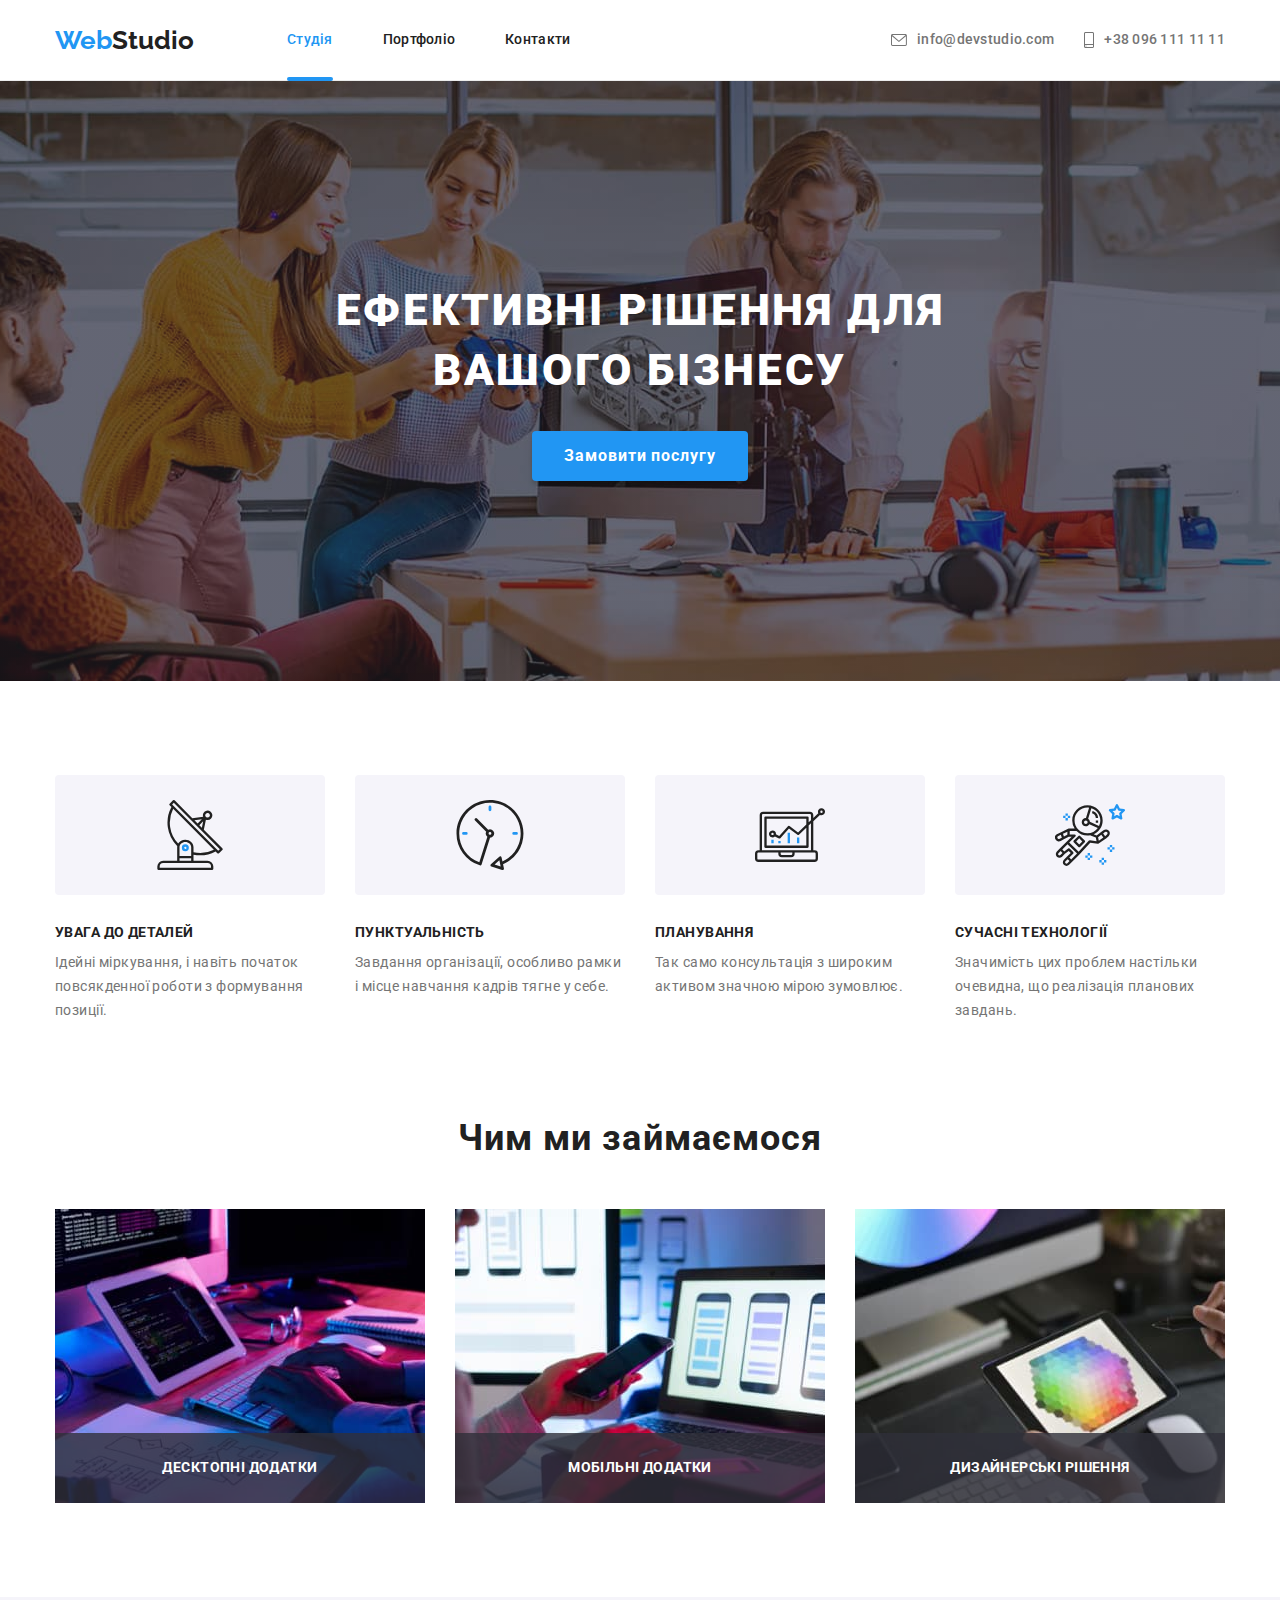
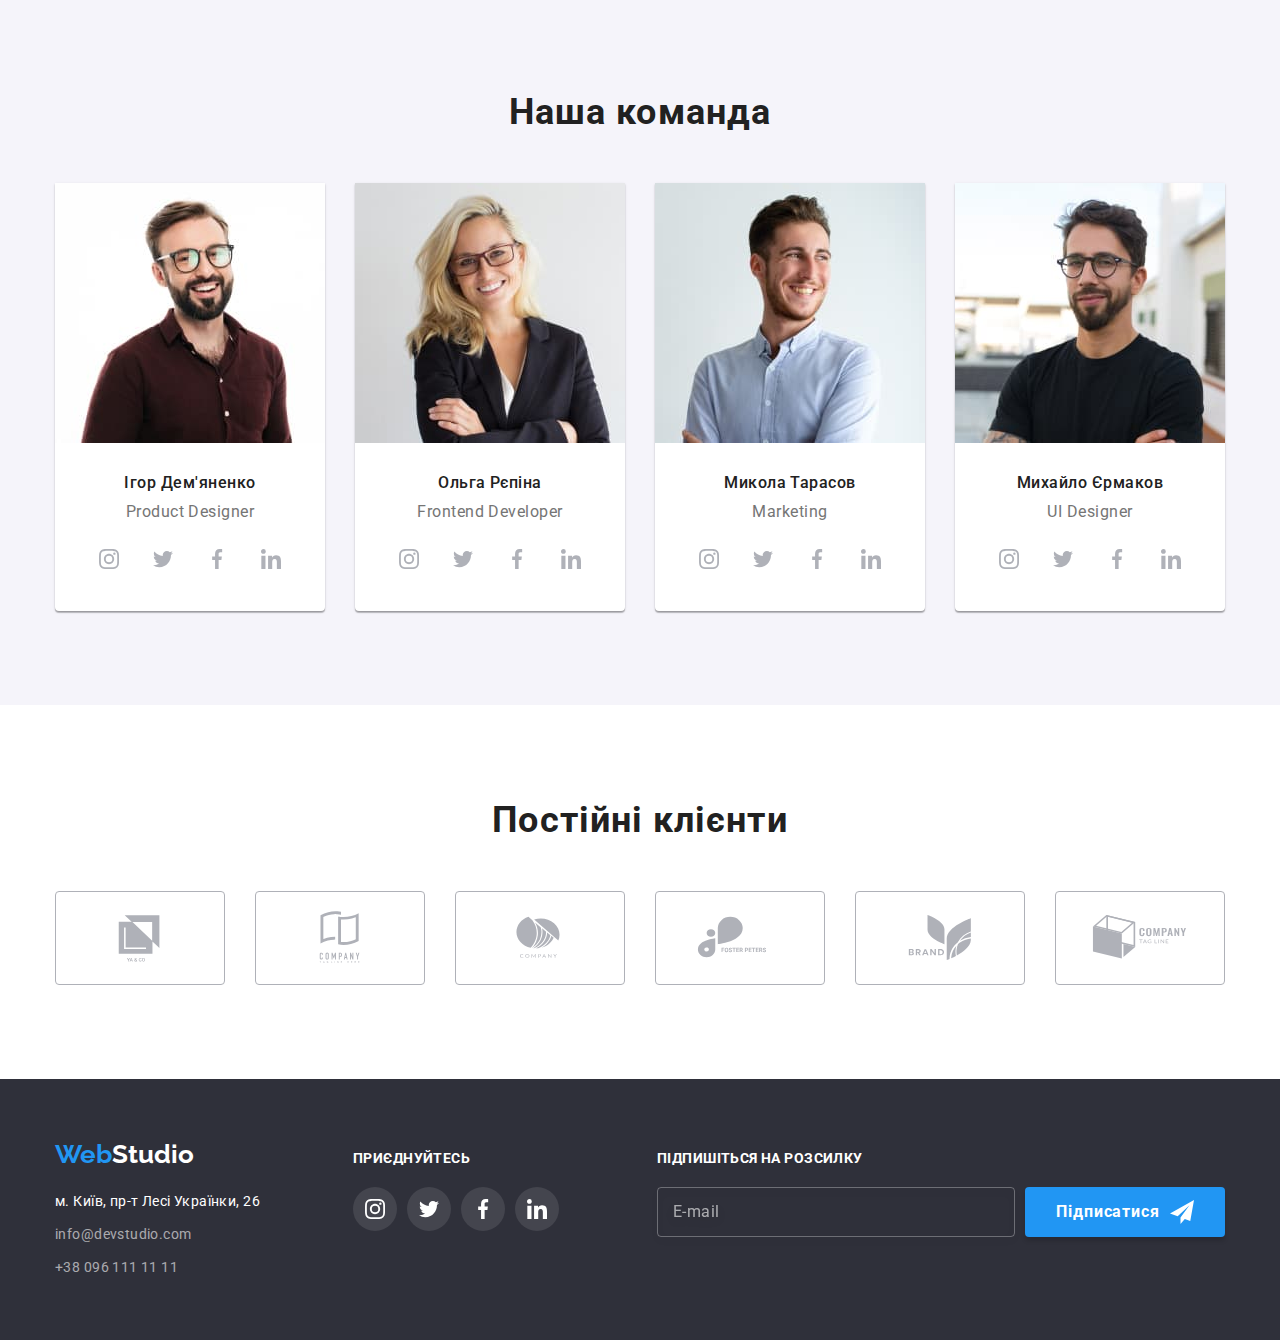
<file: index.html>
<!DOCTYPE html>
<html lang="uk">
<head>
    <meta charset="UTF-8">
    <meta http-equiv="X-UA-Compatible" content="IE=edge">
    <meta name="viewport" content="width=device-width, initial-scale=1.0">
    <title>WebStudio - Головна</title>
    <link rel="apple-touch-icon" sizes="180x180" href="./images/favicon/apple-touch-icon.png">
    <link rel="icon" type="image/png" sizes="32x32" href="./images/favicon/favicon-32x32.png">
    <link rel="icon" type="image/png" sizes="16x16" href="./images/favicon/favicon-16x16.png">
    <link rel="manifest" href="./images/favicon/site.webmanifest">
    <link rel="preconnect" href="https://fonts.googleapis.com">
    <link rel="preconnect" href="https://fonts.gstatic.com" crossorigin>
    <link href="https://fonts.googleapis.com/css2?family=Raleway:wght@700&family=Roboto:wght@400;500;700;900&display=swap"
        rel="stylesheet">
    <link rel="stylesheet" href="./css/studio.min.css">
</head>
<body>
    <header class="header">
        <div class="container header__container">
            <nav class="nav">
                <a class="logo" href="./index.html"><span class="logo__first">Web</span><span class="logo__second">Studio</span></a>
                <ul class="nav__list">
                    <li class="nav__item"> <a class="nav__link nav__link--current" href="./index.html">Студія</a> </li>
                    <li class="nav__item"> <a class="nav__link" href="./portfolio.html">Портфоліо</a> </li>
                    <li class="nav__item"> <a class="nav__link" href="#">Контакти</a> </li>
                </ul>
            </nav>
            <ul class="contacts">
                <li class="contacts__item">
                    <a class="contacts__link" href="mailto:info@devstudio.com">
                        <svg width="16" height="12">
                            <use href="./images/icons.svg#icon-ch-envelope"></use>
                        </svg>
                        info@devstudio.com
                    </a>
                </li>
                <li class="contacts__item">
                    <a class="contacts__link" href="tel:+380961111111">
                        <svg width="10" height="16">
                            <use href="./images/icons.svg#icon-ch-smartphone"></use>
                        </svg>
                        +38 096 111 11 11
                    </a>
                </li>
            </ul>
            <button class="mobile-menu-btn-open btn" data-menu-open>
                <svg width="40" height="40">
                    <use href="./images/icons.svg#icon-menu-open"></use>
                </svg>
            </button>
        </div>
    </header>
    <main>
        <!-- Герой -->
        <section class="hero section">
            <div class="container">
                <h1 class="hero__title">Ефективні рішення для вашого бізнесу</h1>
                <button type="button" class="hero__btn btn" data-modal-open>Замовити послугу</button>
            </div>
        </section>
        <!-- Особливості -->
        <section class="qualities section">
            <div class="container">
                <h2 class="visually-hidden">Наші особливості</h2>
                <ul class="qualities__list">
                    <li class="qualities__item">
                        <div class="qualities__object">
                            <svg width="70" height="70">
                                <use href="./images/icons.svg#icon-ft-antenna"></use>
                            </svg>
                        </div>
                        <h3 class="qualities__title">Увага до деталей</h3>
                        <p class="qualities__txt">Ідейні міркування, і навіть початок повсякденної роботи з формування позиції.</p>
                    </li>
                    <li class="qualities__item">
                        <div class="qualities__object">
                            <svg width="70" height="70">
                                <use href="./images/icons.svg#icon-ft-clock"></use>
                            </svg>
                        </div>
                        <h3 class="qualities__title">Пунктуальність</h3>
                        <p class="qualities__txt">Завдання організації, особливо рамки і місце навчання кадрів тягне у себе.</p>
                    </li>
                    <li class="qualities__item">
                        <div class="qualities__object">
                            <svg width="70" height="70">
                                <use href="./images/icons.svg#icon-ft-diagram"></use>
                            </svg>
                        </div>
                        <h3 class="qualities__title">Планування</h3>
                        <p class="qualities__txt">Так само консультація з широким активом значною мірою зумовлює.</p>
                    </li>
                    <li class="qualities__item">
                        <div class="qualities__object">
                            <svg width="70" height="70">
                                <use href="./images/icons.svg#icon-ft-astronaut"></use>
                            </svg>
                        </div>
                        <h3 class="qualities__title">Сучасні технології</h3>
                        <p class="qualities__txt">Значимість цих проблем настільки очевидна, що реалізація планових завдань.</p>
                    </li>
                </ul>
            </div>
        </section>
        <!-- Чим ми займаємося -->
        <section class="features section">
            <div class="container">
                <h2 class="features__title title">Чим ми займаємося</h2>
                <ul class="features__list">
                    <li class="features__item">
                        <picture>
                            <source srcset="./images/desktop-apps.jpg 1x,
                                            ./images/desktop-apps-2x.jpg 2x">
                            <img class="img" src="./images/desktop-apps.jpg" alt="Десктопні додатки" width="370" height="294">
                        </picture>
                        <div class="feature__overlay">
                            <p class="feature__txt">Десктопні додатки</p>
                        </div>
                    </li>
                    <li class="features__item">
                        <picture>
                            <source srcset="./images/mobile-apps.jpg 1x,
                                            ./images/mobile-apps-2x.jpg 2x">
                            <img class="img" src="./images/mobile-apps.jpg" alt="Мобільні додатки" width="370" height="294">
                        </picture>
                        <div class="feature__overlay">
                            <p class="feature__txt">Мобільні додатки</p>
                        </div>
                    </li>
                    <li class="features__item">
                        <picture>
                            <source srcset="./images/design.jpg 1x,
                                            ./images/design-2x.jpg 2x">
                            <img class="img" src="./images/design.jpg" alt="Дизайнерські рішення" width="370" height="294">
                        </picture>
                        <div class="feature__overlay">
                            <p class="feature__txt">Дизайнерські рішення</p>
                        </div>
                    </li>
                </ul>
            </div>
        </section>
        <!-- Наша команда -->
        <section class="team section">
            <div class="container">
                <h2 class="team__title title">Наша команда</h2>
                <ul class="team__list">
                    <li class="team__item">
                        <picture>
                            <source srcset="./images/team-card-1-480.jpg 1x,
                                            ./images/team-card-1-480-2x.jpg 2x"
                                    media="(max-width: 767px)">
                            <source srcset="./images/team-card-1-768.jpg 1x,
                                            ./images/team-card-1-768-2x.jpg 2x" 
                                    media="(max-width: 1199px)">
                            <source srcset="./images/team-card-1-1200.jpg 1x,
                                            ./images/team-card-1-1200-2x.jpg 2x" 
                                    media="(min-width: 1200px)">
                            <img src="./images/team-card-1-480.jpg" alt="Фото сотрудника 1">
                        </picture>
                        <div class="team__descr">
                            <h3 class="team__member">Ігор Дем'яненко</h3>
                            <p lang="en" class="team__txt">Product Designer</p>
                            <ul class="soc-buttons">
                                <li class="soc-buttons__item">
                                    <a href="#" class="soc-buttons__link" title="Visit him on Instagram" target="_blank" rel="noreferrer noopener">
                                        <svg width="20" height="20" role="img" и aria-label="Instagram">
                                            <use href="./images/icons.svg#icon-sc-instagram"></use>
                                        </svg>
                                    </a>
                                </li>
                                <li class="soc-buttons__item">
                                    <a href="#" class="soc-buttons__link" title="Visit him on Twitter" target="_blank" rel="noreferrer noopener">
                                        <svg width="20" height="20" role="img" и aria-label="Twitter">
                                            <use href="./images/icons.svg#icon-sc-twitter"></use>
                                        </svg>
                                    </a>
                                </li>
                                <li class="soc-buttons__item">
                                    <a href="#" class="soc-buttons__link" title="Visit him on Facebook" target="_blank" rel="noreferrer noopener">
                                        <svg width="20" height="20" role="img" и aria-label="Facebook">
                                            <use href="./images/icons.svg#icon-sc-facebook"></use>
                                        </svg>
                                    </a>
                                </li>
                                <li class="soc-buttons__item">
                                    <a href="#" class="soc-buttons__link" title="Visit him on Linkedin" target="_blank" rel="noreferrer noopener">
                                        <svg width="20" height="20" role="img" и aria-label="Linkedin">
                                            <use href="./images/icons.svg#icon-sc-linkedin"></use>
                                        </svg>
                                    </a>
                                </li>
                            </ul>
                        </div>
                    </li>
                    <li class="team__item">
                        <picture>
                            <source srcset="./images/team-card-2-480.jpg 1x,
                                            ./images/team-card-2-480-2x.jpg 2x" 
                                    media="(max-width: 767px)">
                            <source srcset="./images/team-card-2-768.jpg 1x,
                                            ./images/team-card-2-768-2x.jpg 2x" 
                                    media="(max-width: 1199px)">
                            <source srcset="./images/team-card-2-1200.jpg 1x,
                                            ./images/team-card-2-1200-2x.jpg 2x" 
                                    media="(min-width: 1200px)">
                            <img src="./images/team-card-2-480.jpg" alt="Фото сотрудника 2">
                        </picture>
                        <div class="team__descr">
                            <h3 class="team__member">Ольга Рєпіна</h3>
                            <p lang="en" class="team__txt">Frontend Developer</p>
                            <ul class="soc-buttons">
                                <li class="soc-buttons__item">
                                    <a href="#" class="soc-buttons__link" title="Visit her on Instagram" target="_blank" rel="noreferrer noopener">
                                        <svg width="20" height="20" role="img" и aria-label="Instagram">
                                            <use href="./images/icons.svg#icon-sc-instagram"></use>
                                        </svg>
                                    </a>
                                </li>
                                <li class="soc-buttons__item">
                                    <a href="#" class="soc-buttons__link" title="Visit her on Twitter" target="_blank" rel="noreferrer noopener">
                                        <svg width="20" height="20" role="img" и aria-label="Twitter">
                                            <use href="./images/icons.svg#icon-sc-twitter"></use>
                                        </svg>
                                    </a>
                                </li>
                                <li class="soc-buttons__item">
                                    <a href="#" class="soc-buttons__link" title="Visit her on Facebook" target="_blank" rel="noreferrer noopener">
                                        <svg width="20" height="20" role="img" и aria-label="Facebook">
                                            <use href="./images/icons.svg#icon-sc-facebook"></use>
                                        </svg>
                                    </a>
                                </li>
                                <li class="soc-buttons__item">
                                    <a href="#" class="soc-buttons__link" title="Visit her on Linkedin" target="_blank" rel="noreferrer noopener">
                                        <svg width="20" height="20" role="img" и aria-label="Linkedin">
                                            <use href="./images/icons.svg#icon-sc-linkedin"></use>
                                        </svg>
                                    </a>
                                </li>
                            </ul>
                        </div>
                    </li>
                    <li class="team__item">
                        <picture>
                            <source srcset="./images/team-card-3-480.jpg 1x,
                                            ./images/team-card-3-480-2x.jpg 2x" 
                                    media="(max-width: 767px)">
                            <source srcset="./images/team-card-3-768.jpg 1x,
                                            ./images/team-card-3-768-2x.jpg 2x" 
                                    media="(max-width: 1199px)">
                            <source srcset="./images/team-card-3-1200.jpg 1x,
                                            ./images/team-card-3-1200-2x.jpg 2x" 
                                    media="(min-width: 1200px)">
                            <img src="./images/team-card-3-480.jpg" alt="Фото сотрудника 3">
                        </picture>
                        <div class="team__descr">
                            <h3 class="team__member">Микола Тарасов</h3>
                            <p lang="en" class="team__txt">Marketing</p>
                            <ul class="soc-buttons">
                                <li class="soc-buttons__item">
                                    <a href="#" class="soc-buttons__link" title="Visit him on Instagram" target="_blank" rel="noreferrer noopener">
                                        <svg width="20" height="20" role="img" и aria-label="Instagram">
                                            <use href="./images/icons.svg#icon-sc-instagram"></use>
                                        </svg>
                                    </a>
                                </li>
                                <li class="soc-buttons__item">
                                    <a href="#" class="soc-buttons__link" title="Visit him on Twitter" target="_blank" rel="noreferrer noopener">
                                        <svg width="20" height="20" role="img" и aria-label="Twitter">
                                            <use href="./images/icons.svg#icon-sc-twitter"></use>
                                        </svg>
                                    </a>
                                </li>
                                <li class="soc-buttons__item">
                                    <a href="#" class="soc-buttons__link" title="Visit him on Facebook" target="_blank" rel="noreferrer noopener">
                                        <svg width="20" height="20" role="img" и aria-label="Facebook">
                                            <use href="./images/icons.svg#icon-sc-facebook"></use>
                                        </svg>
                                    </a>
                                </li>
                                <li class="soc-buttons__item">
                                    <a href="#" class="soc-buttons__link" title="Visit him on Linkedin" target="_blank" rel="noreferrer noopener">
                                        <svg width="20" height="20" role="img" и aria-label="Linkedin">
                                            <use href="./images/icons.svg#icon-sc-linkedin"></use>
                                        </svg>
                                    </a>
                                </li>
                            </ul>
                        </div>
                    </li>
                    <li class="team__item">
                        <picture>
                            <source srcset="./images/team-card-4-480.jpg 1x,
                                            ./images/team-card-4-480-2x.jpg 2x" 
                                    media="(max-width: 767px)">
                            <source srcset="./images/team-card-4-768.jpg 1x,
                                            ./images/team-card-4-768-2x.jpg 2x" 
                                    media="(max-width: 1199px)">
                            <source srcset="./images/team-card-4-1200.jpg 1x,
                                            ./images/team-card-4-1200-2x.jpg 2x" 
                                    media="(min-width: 1200px)">
                            <img src="./images/team-card-4-480.jpg" alt="Фото сотрудника 4">
                        </picture>
                        <div class="team__descr">
                            <h3 class="team__member">Михайло Єрмаков</h3>
                            <p lang="en" class="team__txt">UI Designer</p>
                            <ul class="soc-buttons">
                                <li class="soc-buttons__item">
                                    <a href="#" class="soc-buttons__link" title="Visit him on Instagram" target="_blank" rel="noreferrer noopener">
                                        <svg width="20" height="20" role="img" и aria-label="Instagram">
                                            <use href="./images/icons.svg#icon-sc-instagram"></use>
                                        </svg>
                                    </a>
                                </li>
                                <li class="soc-buttons__item">
                                    <a href="#" class="soc-buttons__link" title="Visit him on Twitter" target="_blank" rel="noreferrer noopener">
                                        <svg width="20" height="20" role="img" и aria-label="Twitter">
                                            <use href="./images/icons.svg#icon-sc-twitter"></use>
                                        </svg>
                                    </a>
                                </li>
                                <li class="soc-buttons__item">
                                    <a href="#" class="soc-buttons__link" title="Visit him on Facebook" target="_blank" rel="noreferrer noopener">
                                        <svg width="20" height="20" role="img" и aria-label="Facebook">
                                            <use href="./images/icons.svg#icon-sc-facebook"></use>
                                        </svg>
                                    </a>
                                </li>
                                <li class="soc-buttons__item">
                                    <a href="#" class="soc-buttons__link" title="Visit him on Linkedin" target="_blank" rel="noreferrer noopener">
                                        <svg width="20" height="20" role="img" и aria-label="Linkedin">
                                            <use href="./images/icons.svg#icon-sc-linkedin"></use>
                                        </svg>
                                    </a>
                                </li>
                            </ul>
                        </div>
                    </li>
                </ul>
            </div>
        </section>
        <section class="clients section">
            <div class="container">
                <h2 class="clients__title title">Постійні клієнти</h2>
                <ul class="clients__list">
                    <li class="clients__item">
                        <a href="#" class="clients__link">
                            <svg width="106" height="60" role="img" и aria-label="Client-1">
                                <use href="./images/icons.svg#icon-client-1"></use>
                            </svg>
                        </a>
                    </li>
                    <li class="clients__item">
                        <a href="#" class="clients__link">
                            <svg width="106" height="60" role="img" и aria-label="Client-2">
                                <use href="./images/icons.svg#icon-client-2"></use>
                            </svg>
                        </a>
                    </li>
                    <li class="clients__item">
                        <a href="#" class="clients__link">
                            <svg width="106" height="60" role="img" и aria-label="Client-3">
                                <use href="./images/icons.svg#icon-client-3"></use>
                            </svg>
                        </a>
                    </li>
                    <li class="clients__item">
                        <a href="#" class="clients__link">
                            <svg width="106" height="60" role="img" и aria-label="Client-4">
                                <use href="./images/icons.svg#icon-client-4"></use>
                            </svg>
                        </a>
                    </li>
                    <li class="clients__item">
                        <a href="#" class="clients__link">
                            <svg width="106" height="60" role="img" и aria-label="Client-5">
                                <use href="./images/icons.svg#icon-client-5"></use>
                            </svg>
                        </a>
                    </li>
                    <li class="clients__item">
                        <a href="#" class="clients__link">
                            <svg width="106" height="60" role="img" и aria-label="Client-6">
                                <use href="./images/icons.svg#icon-client-6"></use>
                            </svg>
                        </a>
                    </li>
                </ul>
            </div>
        </section>
    </main>
    <footer class="footer">
        <div class="container footer__container">
            <div class="footer-thumb">
                <div class="address-block">
                    <a class="logo" href="./index.html"><span class="logo__first">Web</span><span
                            class="logo__second logo__second--contrast">Studio</span></a>
                    <address class="address">
                        <ul class="address__list">
                            <li class="address__item">
                                <a class="address__link address__link--main" href="https://goo.gl/maps/wmybogtps6Psy9zp8"
                                    target="_blank" rel="noreferrer noopener nofollower">
                                    м. Київ, пр-т Лесі Українки, 26
                                </a>
                            </li>
                            <li class="address__item">
                                <a class="address__link" href="mailto:info@devstudio.com">
                                    info@devstudio.com
                                </a>
                            </li>
                            <li class="address__item">
                                <a class="address__link" href="tel:+380961111111">
                                    +38 096 111 11 11
                                </a>
                            </li>
                        </ul>
                    </address>
                </div>
                <div class="footer-soc">
                    <p class="footer-soc__title">Приєднуйтесь</p>
                    <ul class="soc-buttons">
                        <li class="soc-buttons__item">
                            <a href="" class="soc-buttons__link footer-soc__link" title="Visit us on Instagram" target="_blank" rel="noreferrer noopener nofollower">
                                <svg width="20" height="20" role="img" и aria-label="Instagram">
                                    <use href="./images/icons.svg#icon-sc-instagram"></use>
                                </svg>
                            </a>
                        </li>
                        <li class="soc-buttons__item">
                            <a href="" class="soc-buttons__link footer-soc__link" title="Visit us on Twitter" target="_blank" rel="noreferrer noopener nofollower">
                                <svg width="20" height="20" role="img" и aria-label="Twitter">
                                    <use href="./images/icons.svg#icon-sc-twitter"></use>
                                </svg>
                            </a>
                        </li>
                        <li class="soc-buttons__item">
                            <a href="" class="soc-buttons__link footer-soc__link" title="Visit us on Facebook" target="_blank" rel="noreferrer noopener nofollower">
                                <svg width="20" height="20" role="img" и aria-label="Facebook">
                                    <use href="./images/icons.svg#icon-sc-facebook"></use>
                                </svg>
                            </a>
                        </li>
                        <li class="soc-buttons__item">
                            <a href="" class="soc-buttons__link footer-soc__link" title="Visit us on Linkedin" target="_blank" rel="noreferrer noopener nofollower">
                                <svg width="20" height="20" role="img" и aria-label="Linkedin">
                                    <use href="./images/icons.svg#icon-sc-linkedin"></use>
                                </svg>
                            </a>
                        </li>
                    </ul>
                </div>
            </div>
            <div class="footer-subscribe">
                <form class="footer-subscribe__form">
                    <p class="footer-subscribe__title">Підпишіться на розсилку</p>
                    <div class="footer-subscribe__thumb">
                        <label class="footer-subscribe__label">
                            <input type="email" name="email" class="footer-subscribe__input" placeholder="E-mail" required>
                        </label>
                        <button type="submit" class="footer-subscribe__btn btn">
                            <span>Підписатися</span>
                            <svg width="24" height="24">
                                <use href="./images/icons.svg#icon-send"></use>
                            </svg>
                        </button>
                    </div>
                </form>
            </div>
        </div>
    </footer>
    <div class="mobile-menu is-close" data-menu>
        <button class="mobile-menu-btn-close btn" data-menu-close>
            <svg width="40" height="40">
                <use href="./images/icons.svg#icon-menu-close"></use>
            </svg>
        </button>
        <nav class="mobile-menu-nav">
            <ul class="mobile-menu-nav__list">
                <li class="mobile-menu-nav__item"> <a class="mobile-menu-nav__link mobile-menu-nav__link--current" href="./index.html">Студія</a> </li>
                <li class="mobile-menu-nav__item"> <a class="mobile-menu-nav__link" href="./portfolio.html">Портфоліо</a> </li>
                <li class="mobile-menu-nav__item"> <a class="mobile-menu-nav__link" href="#">Контакти</a> </li>
            </ul>
        </nav>
        <div class="mobile-menu-footer">
            <div class="mobile-menu-contacts">
                <a class="mobile-menu-contacts__link mobile-menu-contacts__link--tel" href="tel:+380961111111">
                    +38 096 111 11 11
                </a>
                <a class="mobile-menu-contacts__link mobile-menu-contacts__link--mail" href="mailto:info@devstudio.com">
                    info@devstudio.com
                </a>
           </div>
            <ul class="mobile-menu-soc">
                <li class="mobile-menu-soc__item">
                    <a class="mobile-menu-soc__link" href="#" target="_blank" rel="noreferrer noopener nofollower">
                        Instagram
                    </a>
                </li>
                <li class="mobile-menu-soc__item">
                    <a class="mobile-menu-soc__link" href="#" target="_blank" rel="noreferrer noopener nofollower">
                        Twitter
                    </a>
                </li>
                <li class="mobile-menu-soc__item">
                    <a class="mobile-menu-soc__link" href="#" target="_blank" rel="noreferrer noopener nofollower">
                        Facebook
                    </a>
                </li>
                <li class="mobile-menu-soc__item">
                    <a class="mobile-menu-soc__link" href="#" target="_blank" rel="noreferrer noopener nofollower">
                        LinkedIn
                    </a>
                </li>
            </ul>
        </div>
    </div>
    <div class="backdrop is-hidden" data-modal>
        <div class="modal">
            <button class="btn modal__close-btn" data-modal-close>
                <svg width="18" height="18">
                    <use href="./images/icons.svg#icon-close"></use>
                </svg>
            </button>
            <form class="modal__form">
                <p class="modal__title">
                    Залиште свої дані, ми вам передзвонимо
                </p>
                <label class="modal__label">
                    <span class="modal__txt">Ім'я</span>
                    <input type="text" name="client-name" class="modal__input" required>
                    <svg class="modal__icon" width="18" height="18">
                        <use href="./images/icons.svg#icon-name"></use>
                    </svg>
                </label>
                <label class="modal__label">
                    <span class="modal__txt">Телефон</span>
                    <input type="tel" name="phone" class="modal__input" required>
                    <svg class="modal__icon" width="18" height="18">
                        <use href="./images/icons.svg#icon-phone"></use>
                    </svg>
                </label>
                <label class="modal__label">
                    <span class="modal__txt">Пошта</span>
                    <input type="email" name="email" class="modal__input" required>
                    <svg class="modal__icon" width="18" height="18">
                        <use href="./images/icons.svg#icon-email"></use>
                    </svg>
                </label>
                <label class="modal__label">
                    <span class="modal__txt">Коментар</span>
                    <textarea class="modal__input textarea" name="comment" placeholder="Введіть текст"></textarea>
                </label>
                <label class="modal__checkbox-label">
                    <input class="modal__checkbox-input visually-hidden" type="checkbox" name="rules-agree" required>
                    <span class="modal__checkbox-icon"></span>
                    <span class="modal__checkbox-txt">Погоджуюся з розсилкою та приймаю <a href="#">Умови договору</a></span>
                </label>
                <button type="submit" class="modal__btn btn">Відправити</button>
            </form>
        </div>
    </div>
    <script src="./js/modal.js"></script> 
    <script src="./js/menu.js"></script>
</body>
</html>
</file>
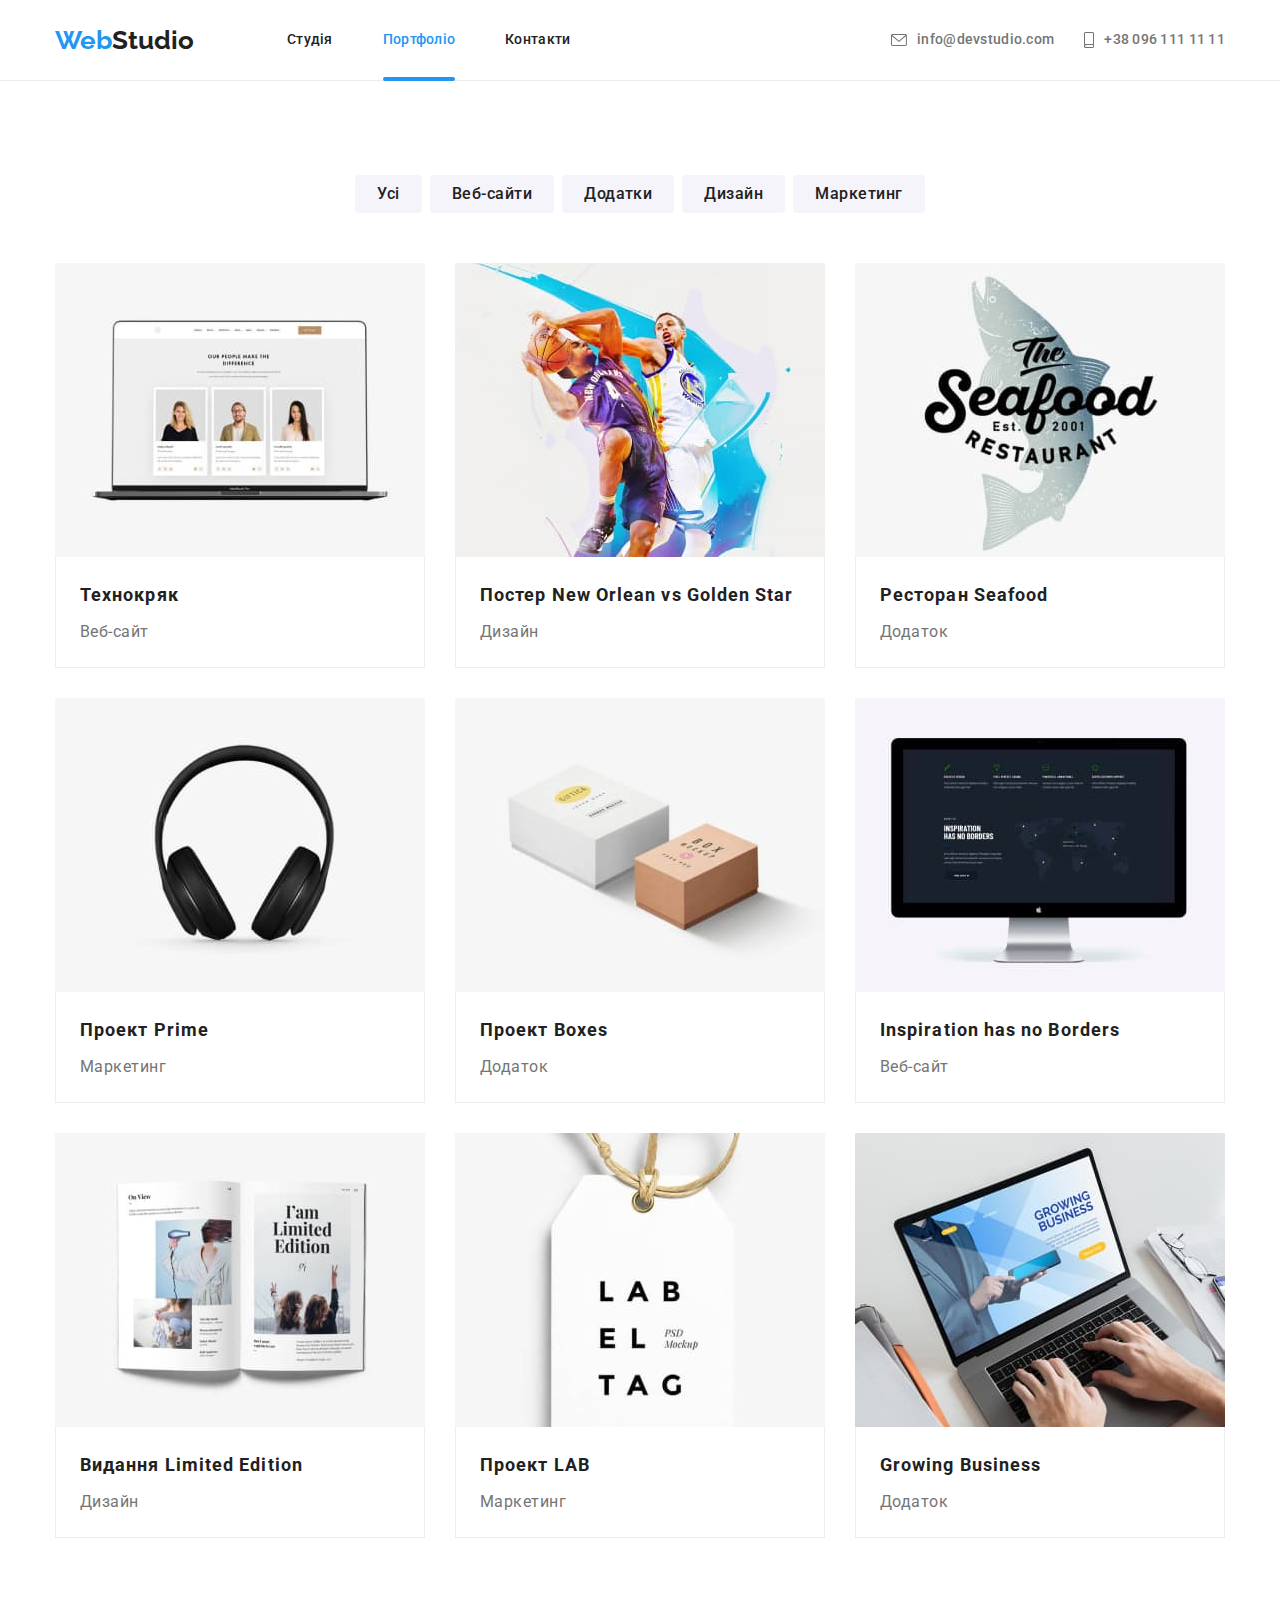
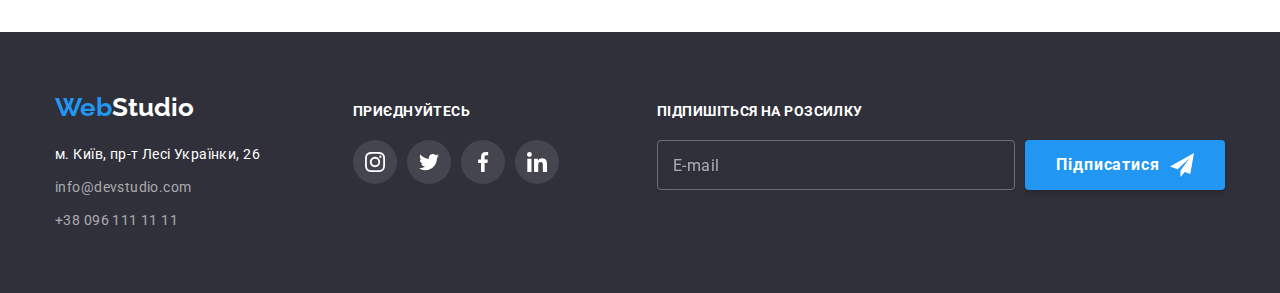
<file: portfolio.html>
<!DOCTYPE html>
<html lang="uk">

<head>
    <meta charset="UTF-8">
    <meta http-equiv="X-UA-Compatible" content="IE=edge">
    <meta name="viewport" content="width=device-width, initial-scale=1.0">
    <title>Портфолио</title>
    <link rel="apple-touch-icon" sizes="180x180" href="./images/favicon/apple-touch-icon.png">
    <link rel="icon" type="image/png" sizes="32x32" href="./images/favicon/favicon-32x32.png">
    <link rel="icon" type="image/png" sizes="16x16" href="./images/favicon/favicon-16x16.png">
    <link rel="manifest" href="./images/favicon/site.webmanifest">
    <link rel="preconnect" href="https://fonts.googleapis.com">
    <link rel="preconnect" href="https://fonts.gstatic.com" crossorigin>
    <link href="https://fonts.googleapis.com/css2?family=Raleway:wght@700&family=Roboto:wght@400;500;700;900&display=swap"
        rel="stylesheet">
    <link rel="stylesheet" href="./css/portfolio.min.css">
</head>

<body>
    <header class="header">
        <div class="container header__container">
            <nav class="nav">
                <a class="logo" href="./index.html"><span class="logo__first">Web</span><span
                        class="logo__second">Studio</span></a>
                <ul class="nav__list">
                    <li class="nav__item"> <a class="nav__link" href="./index.html">Студія</a> </li>
                    <li class="nav__item"> <a class="nav__link nav__link--current" href="./portfolio.html">Портфоліо</a> </li>
                    <li class="nav__item"> <a class="nav__link" href="#">Контакти</a> </li>
                </ul>
            </nav>
            <ul class="contacts">
                <li class="contacts__item">
                    <a class="contacts__link" href="mailto:info@devstudio.com">
                        <svg width="16" height="12">
                            <use href="./images/icons.svg#icon-ch-envelope"></use>
                        </svg>
                        info@devstudio.com
                    </a>
                </li>
                <li class="contacts__item">
                    <a class="contacts__link" href="tel:+380961111111">
                        <svg width="10" height="16">
                            <use href="./images/icons.svg#icon-ch-smartphone"></use>
                        </svg>
                        +38 096 111 11 11
                    </a>
                </li>
            </ul>
            <button class="mobile-menu-btn-open btn" data-menu-open>
                <svg width="40" height="40">
                    <use href="./images/icons.svg#icon-menu-open"></use>
                </svg>
            </button>
        </div>
    </header>
    <main>
        <!-- Портфолио -->
        <section class="section">
            <div class="container">
                <h1 class="visually-hidden">Приклади робот</h1>
                <ul class="filter">
                    <li class="filter__item"><button class="filter__btn btn" type="button">Усі</button></li>
                    <li class="filter__item"><button class="filter__btn btn" type="button">Веб-сайти</button></li>
                    <li class="filter__item"><button class="filter__btn btn" type="button">Додатки</button></li>
                    <li class="filter__item"><button class="filter__btn btn" type="button">Дизайн</button></li>
                    <li class="filter__item"><button class="filter__btn btn" type="button">Маркетинг</button></li>
                </ul>
                <ul class="portfolio">
                    <li class="portfolio__item">
                        <a href="#" class="portfolio__link" target="_blank" rel="noopener noreferrer nofollower">
                            <div class="portfolio__wrapper">
                                <picture>
                                    <source srcset="./images/portfolio-card-1-480.jpg 1x,
                                                    ./images/portfolio-card-1-480-2x.jpg 2x" 
                                            media="(max-width: 767px)">
                                    <source srcset="./images/portfolio-card-1-768.jpg 1x,
                                                    ./images/portfolio-card-1-768-2x.jpg 2x" 
                                            media="(max-width: 1199px)">
                                    <source srcset="./images/portfolio-card-1-1200.jpg 1x,
                                                    ./images/portfolio-card-1-1200-2x.jpg 2x" 
                                            media="(min-width: 1200px)">
                                    <img src="./images/portfolio-card-1-480.jpg" alt="Карточка портфолио 1" class="portfolio__img">
                                </picture>
                                <div class="portfolio__overlay">
                                    <p class="portfolio__descr">Ресурс пропонує комплексні пропозиції з різним рівнем функціоналу та сервісів. Все це дозволить відвідувачу отримати
                                    вичерпні відомості про компанію чи приватну особу.</p>
                                </div>
                            </div>
                            <div class="portfolio__meta">
                                <h2 class="portfolio__title">Технокряк</h2>
                                <p class="portfolio__txt">Веб-сайт</p>
                            </div>
                        </a>
                    </li>
                    <li class="portfolio__item">
                        <a href="#" class="portfolio__link" target="_blank" rel="noopener noreferrer nofollower">
                            <div class="portfolio__wrapper">
                                <picture>
                                    <source srcset="./images/portfolio-card-2-480.jpg 1x,
                                                    ./images/portfolio-card-2-480-2x.jpg 2x"
                                            media="(max-width: 767px)">
                                    <source srcset="./images/portfolio-card-2-768.jpg 1x,
                                                    ./images/portfolio-card-2-768-2x.jpg 2x"
                                            media="(max-width: 1199px)">
                                    <source srcset="./images/portfolio-card-2-1200.jpg 1x,
                                                    ./images/portfolio-card-2-1200-2x.jpg 2x"
                                            media="(min-width: 1200px)">
                                    <img src="./images/portfolio-card-2-480.jpg" alt="Карточка портфолио 2" class="portfolio__img">
                                </picture>
                                <div class="portfolio__overlay">
                                    <p class="portfolio__descr">Lorem ipsum dolor sit amet consectetur, adipisicing elit. Facilis omnis illum eius ipsa voluptatum, architecto sed laborum atque quaerat aliquid asperiores eaque. Incidunt culpa nihil voluptas tempora corrupti perspiciatis deserunt.</p>
                                </div>
                            </div>
                            <div class="portfolio__meta">
                                <h2 class="portfolio__title">Постер New Orlean vs Golden Star</h2>
                                <p class="portfolio__txt">Дизайн</p>
                            </div>
                        </a>
                    </li>
                    <li class="portfolio__item">
                        <a href="#" class="portfolio__link" target="_blank" rel="noopener noreferrer nofollower">
                            <div class="portfolio__wrapper">
                                <picture>
                                    <source srcset="./images/portfolio-card-3-480.jpg 1x,
                                                    ./images/portfolio-card-3-480-2x.jpg 2x"
                                            media="(max-width: 767px)">
                                    <source srcset="./images/portfolio-card-3-768.jpg 1x,
                                                    ./images/portfolio-card-3-768-2x.jpg 2x"
                                            media="(max-width: 1199px)">
                                    <source srcset="./images/portfolio-card-3-1200.jpg 1x,
                                                    ./images/portfolio-card-3-1200-2x.jpg 2x"
                                            media="(min-width: 1200px)">
                                    <img src="./images/portfolio-card-3-480.jpg" alt="Карточка портфолио 3" class="portfolio__img">
                                </picture>
                                <div class="portfolio__overlay">
                                    <p class="portfolio__descr">Lorem ipsum dolor sit amet consectetur, adipisicing elit. Facilis omnis illum eius ipsa voluptatum, architecto sed laborum atque quaerat aliquid asperiores eaque. Incidunt culpa nihil voluptas tempora corrupti perspiciatis deserunt.</p>
                                </div>
                            </div>
                            <div class="portfolio__meta">
                                <h2 class="portfolio__title">Ресторан Seafood</h2>
                                <p class="portfolio__txt">Додаток</p>
                            </div>
                        </a>
                    </li>
                    <li class="portfolio__item">
                        <a href="#" class="portfolio__link" target="_blank" rel="noopener noreferrer nofollower">
                            <div class="portfolio__wrapper">
                                <picture>
                                    <source srcset="./images/portfolio-card-4-480.jpg 1x,
                                                    ./images/portfolio-card-4-480-2x.jpg 2x"
                                            media="(max-width: 767px)">
                                    <source srcset="./images/portfolio-card-4-768.jpg 1x,
                                                    ./images/portfolio-card-4-768-2x.jpg 2x"
                                            media="(max-width: 1199px)">
                                    <source srcset="./images/portfolio-card-4-1200.jpg 1x,
                                                    ./images/portfolio-card-4-1200-2x.jpg 2x"
                                            media="(min-width: 1200px)">
                                    <img src="./images/portfolio-card-4-480.jpg" alt="Карточка портфолио 4" class="portfolio__img">
                                </picture>
                                <div class="portfolio__overlay">
                                    <p class="portfolio__descr">Lorem ipsum dolor sit amet consectetur, adipisicing elit. Facilis omnis illum eius ipsa voluptatum, architecto sed laborum atque quaerat aliquid asperiores eaque. Incidunt culpa nihil voluptas tempora corrupti perspiciatis deserunt.</p>
                                </div>
                            </div>
                            <div class="portfolio__meta">
                                <h2 class="portfolio__title">Проект Prime</h2>
                                <p class="portfolio__txt">Маркетинг</p>
                            </div>
                        </a>
                    </li>
                    <li class="portfolio__item">
                        <a href="#" class="portfolio__link" target="_blank" rel="noopener noreferrer nofollower">
                            <div class="portfolio__wrapper">
                                <picture>
                                    <source srcset="./images/portfolio-card-5-480.jpg 1x,
                                                    ./images/portfolio-card-5-480-2x.jpg 2x"
                                            media="(max-width: 767px)">
                                    <source srcset="./images/portfolio-card-5-768.jpg 1x,
                                                    ./images/portfolio-card-5-768-2x.jpg 2x"
                                            media="(max-width: 1199px)">
                                    <source srcset="./images/portfolio-card-5-1200.jpg 1x,
                                                    ./images/portfolio-card-5-1200-2x.jpg 2x"
                                            media="(min-width: 1200px)">
                                    <img src="./images/portfolio-card-5-480.jpg" alt="Карточка портфолио 5" class="portfolio__img">
                                </picture>
                                <div class="portfolio__overlay">
                                    <p class="portfolio__descr">Lorem ipsum dolor sit amet consectetur, adipisicing elit. Facilis omnis illum eius ipsa voluptatum, architecto sed laborum atque quaerat aliquid asperiores eaque. Incidunt culpa nihil voluptas tempora corrupti perspiciatis deserunt.</p>
                                </div>
                            </div>
                            <div class="portfolio__meta">
                                <h2 class="portfolio__title">Проект Boxes</h2>
                                <p class="portfolio__txt">Додаток</p>
                            </div>
                        </a>
                    </li>
                    <li class="portfolio__item">
                        <a href="#" class="portfolio__link" target="_blank" rel="noopener noreferrer nofollower">
                            <div class="portfolio__wrapper">
                                <picture>
                                    <source srcset="./images/portfolio-card-6-480.jpg 1x,
                                                    ./images/portfolio-card-6-480-2x.jpg 2x"
                                            media="(max-width: 767px)">
                                    <source srcset="./images/portfolio-card-6-768.jpg 1x,
                                                    ./images/portfolio-card-6-768-2x.jpg 2x"
                                            media="(max-width: 1199px)">
                                    <source srcset="./images/portfolio-card-6-1200.jpg 1x,
                                                    ./images/portfolio-card-6-1200-2x.jpg 2x"
                                            media="(min-width: 1200px)">
                                    <img src="./images/portfolio-card-6-480.jpg" alt="Карточка портфолио 6" class="portfolio__img">
                                </picture>
                                <div class="portfolio__overlay">
                                    <p class="portfolio__descr">Lorem ipsum dolor sit amet consectetur, adipisicing elit. Facilis omnis illum eius ipsa voluptatum, architecto sed laborum atque quaerat aliquid asperiores eaque. Incidunt culpa nihil voluptas tempora corrupti perspiciatis deserunt.</p>
                                </div>
                            </div>
                            <div class="portfolio__meta">
                                <h2 class="portfolio__title">Inspiration has no Borders</h2>
                                <p class="portfolio__txt">Веб-сайт</p>
                            </div>
                        </a>
                    </li>
                    <li class="portfolio__item">
                        <a href="#" class="portfolio__link" target="_blank" rel="noopener noreferrer nofollower">
                            <div class="portfolio__wrapper">
                                <picture>
                                    <source srcset="./images/portfolio-card-7-480.jpg 1x,
                                                    ./images/portfolio-card-7-480-2x.jpg 2x"
                                            media="(max-width: 767px)">
                                    <source srcset="./images/portfolio-card-7-768.jpg 1x,
                                                    ./images/portfolio-card-7-768-2x.jpg 2x"
                                            media="(max-width: 1199px)">
                                    <source srcset="./images/portfolio-card-7-1200.jpg 1x,
                                                    ./images/portfolio-card-7-1200-2x.jpg 2x"
                                            media="(min-width: 1200px)">
                                    <img src="./images/portfolio-card-7-480.jpg" alt="Карточка портфолио 7" class="portfolio__img">
                                </picture>
                                <div class="portfolio__overlay">
                                    <p class="portfolio__descr">Lorem ipsum dolor sit amet consectetur, adipisicing elit. Facilis omnis illum eius ipsa voluptatum, architecto sed laborum atque quaerat aliquid asperiores eaque. Incidunt culpa nihil voluptas tempora corrupti perspiciatis deserunt.</p>
                                </div>
                            </div>
                            <div class="portfolio__meta">
                                <h2 class="portfolio__title">Видання Limited Edition</h2>
                                <p class="portfolio__txt">Дизайн</p>
                            </div>
                        </a>
                    </li>
                    <li class="portfolio__item">
                        <a href="#" class="portfolio__link" target="_blank" rel="noopener noreferrer nofollower">
                            <div class="portfolio__wrapper">
                                <picture>
                                    <source srcset="./images/portfolio-card-8-480.jpg 1x,
                                                    ./images/portfolio-card-8-480-2x.jpg 2x"
                                            media="(max-width: 767px)">
                                    <source srcset="./images/portfolio-card-8-768.jpg 1x,
                                                    ./images/portfolio-card-8-768-2x.jpg 2x"
                                            media="(max-width: 1199px)">
                                    <source srcset="./images/portfolio-card-8-1200.jpg 1x,
                                                    ./images/portfolio-card-8-1200-2x.jpg 2x"
                                            media="(min-width: 1200px)">
                                    <img src="./images/portfolio-card-8-480.jpg" alt="Карточка портфолио 8" class="portfolio__img">
                                </picture>
                                <div class="portfolio__overlay">
                                    <p class="portfolio__descr">Lorem ipsum dolor sit amet consectetur, adipisicing elit. Facilis omnis illum eius ipsa voluptatum, architecto sed laborum atque quaerat aliquid asperiores eaque. Incidunt culpa nihil voluptas tempora corrupti perspiciatis deserunt.</p>
                                </div>
                            </div>
                            <div class="portfolio__meta">
                                <h2 class="portfolio__title">Проект LAB</h2>
                                <p class="portfolio__txt">Маркетинг</p>
                            </div>
                        </a>
                    </li>
                    <li class="portfolio__item">
                        <a href="#" class="portfolio__link" target="_blank" rel="noopener noreferrer nofollower">
                            <div class="portfolio__wrapper">
                                <picture>
                                    <source srcset="./images/portfolio-card-9-480.jpg 1x,
                                                    ./images/portfolio-card-9-480-2x.jpg 2x"
                                            media="(max-width: 767px)">
                                    <source srcset="./images/portfolio-card-9-768.jpg 1x,
                                                    ./images/portfolio-card-9-768-2x.jpg 2x"
                                            media="(max-width: 1199px)">
                                    <source srcset="./images/portfolio-card-9-1200.jpg 1x,
                                                    ./images/portfolio-card-9-1200-2x.jpg 2x"
                                            media="(min-width: 1200px)">
                                    <img src="./images/portfolio-card-9-480.jpg" alt="Карточка портфолио 9" class="portfolio__img">
                                </picture>
                                <div class="portfolio__overlay">
                                    <p class="portfolio__descr">Lorem ipsum dolor sit amet consectetur, adipisicing elit. Facilis omnis illum eius ipsa voluptatum, architecto sed laborum atque quaerat aliquid asperiores eaque. Incidunt culpa nihil voluptas tempora corrupti perspiciatis deserunt.</p>
                                </div>
                            </div>
                            <div class="portfolio__meta">
                                <h2 class="portfolio__title">Growing Business</h2>
                                <p class="portfolio__txt">Додаток</p>
                            </div>
                        </a>
                    </li>
                </ul>
            </div>
        </section>
    </main>
    <footer class="footer">
        <div class="container footer__container">
            <div class="footer-thumb">
                <div class="address-block">
                    <a class="logo" href="./index.html"><span class="logo__first">Web</span><span
                            class="logo__second logo__second--contrast">Studio</span></a>
                    <address class="address">
                        <ul class="address__list">
                            <li class="address__item">
                                <a class="address__link address__link--main" href="https://goo.gl/maps/wmybogtps6Psy9zp8"
                                    target="_blank" rel="noreferrer noopener nofollower">
                                    м. Київ, пр-т Лесі Українки, 26
                                </a>
                            </li>
                            <li class="address__item">
                                <a class="address__link" href="mailto:info@devstudio.com">
                                    info@devstudio.com
                                </a>
                            </li>
                            <li class="address__item">
                                <a class="address__link" href="tel:+380961111111">
                                    +38 096 111 11 11
                                </a>
                            </li>
                        </ul>
                    </address>
                </div>
                <div class="footer-soc">
                    <p class="footer-soc__title">Приєднуйтесь</p>
                    <ul class="soc-buttons">
                        <li class="soc-buttons__item">
                            <a href="#" class="soc-buttons__link footer-soc__link" title="Visit us on Instagram"
                                target="_blank" rel="noreferrer noopener nofollower">
                                <svg width="20" height="20" role="img" и aria-label="Instagram">
                                    <use href="./images/icons.svg#icon-sc-instagram"></use>
                                </svg>
                            </a>
                        </li>
                        <li class="soc-buttons__item">
                            <a href="#" class="soc-buttons__link footer-soc__link" title="Visit us on Twitter"
                                target="_blank" rel="noreferrer noopener nofollower">
                                <svg width="20" height="20" role="img" и aria-label="Twitter">
                                    <use href="./images/icons.svg#icon-sc-twitter"></use>
                                </svg>
                            </a>
                        </li>
                        <li class="soc-buttons__item">
                            <a href="#" class="soc-buttons__link footer-soc__link" title="Visit us on Facebook"
                                target="_blank" rel="noreferrer noopener nofollower">
                                <svg width="20" height="20" role="img" и aria-label="Facebook">
                                    <use href="./images/icons.svg#icon-sc-facebook"></use>
                                </svg>
                            </a>
                        </li>
                        <li class="soc-buttons__item">
                            <a href="#" class="soc-buttons__link footer-soc__link" title="Visit us on Linkedin"
                                target="_blank" rel="noreferrer noopener nofollower">
                                <svg width="20" height="20" role="img" и aria-label="Linkedin">
                                    <use href="./images/icons.svg#icon-sc-linkedin"></use>
                                </svg>
                            </a>
                        </li>
                    </ul>
                </div>
            </div>
            <div class="footer-subscribe">
                <form class="footer-subscribe__form">
                    <p class="footer-subscribe__title">Підпишіться на розсилку</p>
                    <div class="footer-subscribe__thumb">
                        <label class="footer-subscribe__label">
                            <input type="email" name="email" class="footer-subscribe__input" placeholder="E-mail" required>
                        </label>
                        <button type="submit" class="footer-subscribe__btn btn">
                            <span>Підписатися</span>
                            <svg width="24" height="24">
                                <use href="./images/icons.svg#icon-send"></use>
                            </svg>
                        </button>
                    </div>
                </form>
            </div>
        </div>
    </footer>
    <div class="mobile-menu is-close" data-menu>
        <button class="mobile-menu-btn-close btn" data-menu-close>
            <svg width="40" height="40">
                <use href="./images/icons.svg#icon-menu-close"></use>
            </svg>
        </button>
        <nav class="mobile-menu-nav">
            <ul class="mobile-menu-nav__list">
                <li class="mobile-menu-nav__item"> <a class="mobile-menu-nav__link"
                        href="./index.html">Студія</a> </li>
                <li class="mobile-menu-nav__item"> <a class="mobile-menu-nav__link mobile-menu-nav__link--current" href="./portfolio.html">Портфоліо</a>
                </li>
                <li class="mobile-menu-nav__item"> <a class="mobile-menu-nav__link" href="#">Контакти</a> </li>
            </ul>
        </nav>
        <div class="mobile-menu-footer">
            <div class="mobile-menu-contacts">
                <a class="mobile-menu-contacts__link mobile-menu-contacts__link--tel" href="tel:+380961111111">
                    +38 096 111 11 11
                </a>
                <a class="mobile-menu-contacts__link mobile-menu-contacts__link--mail" href="mailto:info@devstudio.com">
                    info@devstudio.com
                </a>
            </div>
            <ul class="mobile-menu-soc">
                <li class="mobile-menu-soc__item">
                    <a class="mobile-menu-soc__link" href="#" target="_blank" rel="noreferrer noopener nofollower">
                        Instagram
                    </a>
                </li>
                <li class="mobile-menu-soc__item">
                    <a class="mobile-menu-soc__link" href="#" target="_blank" rel="noreferrer noopener nofollower">
                        Twitter
                    </a>
                </li>
                <li class="mobile-menu-soc__item">
                    <a class="mobile-menu-soc__link" href="#" target="_blank" rel="noreferrer noopener nofollower">
                        Facebook
                    </a>
                </li>
                <li class="mobile-menu-soc__item">
                    <a class="mobile-menu-soc__link" href="#" target="_blank" rel="noreferrer noopener nofollower">
                        LinkedIn
                    </a>
                </li>
            </ul>
        </div>
    </div>
    <script src="./js/menu.js"></script>
</body>

</html>
</file>
<file: css/studio.min.css>
:root{--font-color-main: #212121;--font-color-secondary: #757575;--font-color-accent: #2196F3;--font-color-contrast: #FFFFFF;--font-color-address-main: #FFFFFF;--font-color-address-contact: rgba(255, 255, 255, 0.6);--background-color-main: #FFFFFF;--background-color-secondary: #F5F4FA;--background-color-footer: #2F303A;--background-color-accent: #2196F3;--item-color-main: #AFB1B8;--item-color-accent: #2196F3;--item-color-contrast: #FFFFFF;--item-bgcolor-soc: rgba(255, 255, 255, 0.1);--item-bgcolor-focus: #188CE8}*,::before,::after{-webkit-box-sizing:border-box;box-sizing:border-box}html{-moz-tab-size:4;-o-tab-size:4;tab-size:4}html{line-height:1.15;-webkit-text-size-adjust:100%}hr{height:0;color:inherit}abbr[title]{-webkit-text-decoration:underline dotted;text-decoration:underline dotted}b,strong{font-weight:bolder}code,kbd,samp,pre{font-family:ui-monospace,SFMono-Regular,Consolas,"Liberation Mono",Menlo,monospace;font-size:1em}small{font-size:80%}sub,sup{font-size:75%;line-height:0;position:relative;vertical-align:baseline}sub{bottom:-0.25em}sup{top:-0.5em}table{text-indent:0;border-color:inherit}button,input,optgroup,select,textarea{font-family:inherit;font-size:100%;line-height:1.15;margin:0}button,select{text-transform:none}button,[type=button],[type=reset],[type=submit]{-webkit-appearance:button}::-moz-focus-inner{border-style:none;padding:0}:-moz-focusring{outline:1px dotted ButtonText}:-moz-ui-invalid{box-shadow:none}legend{padding:0}progress{vertical-align:baseline}::-webkit-inner-spin-button,::-webkit-outer-spin-button{height:auto}[type=search]{-webkit-appearance:textfield;outline-offset:-2px}::-webkit-search-decoration{-webkit-appearance:none}::-webkit-file-upload-button{-webkit-appearance:button;font:inherit}summary{display:list-item}p,h1,h2,h3,h4,h5,h6{margin:0}ul{list-style:none;margin:0;padding:0}a{text-decoration:none}address{font-style:normal}img{display:block;max-width:100%;height:auto}body{color:var(--font-color-main);font-family:"Roboto",sans-serif;margin:0}@media screen and (min-width: 480px){body{margin:0 auto}}.section{padding-top:60px;padding-bottom:60px}@media screen and (min-width: 1200px){.section{padding-top:94px;padding-bottom:94px}}.container{width:100%;padding-left:15px;padding-right:15px}@media screen and (min-width: 480px){.container{width:480px;margin-left:auto;margin-right:auto}}@media screen and (min-width: 768px){.container{width:768px}}@media screen and (min-width: 1200px){.container{width:1200px}}.visually-hidden{position:absolute;white-space:nowrap;width:1px;height:1px;overflow:hidden;border:0;padding:0;clip:rect(0 0 0 0);-webkit-clip-path:inset(50%);clip-path:inset(50%);margin:-1px}.logo{font-family:"Raleway",sans-serif;font-weight:700;font-size:24px;line-height:1.17;letter-spacing:.03}.logo__first{color:var(--font-color-accent)}.logo__second{color:var(--font-color-main)}.logo__second--contrast{color:var(--font-color-contrast)}@media screen and (min-width: 1200px){.logo{font-size:26px;line-height:1.19}}.soc-buttons{display:-webkit-box;display:-ms-flexbox;display:flex;-webkit-box-pack:center;-ms-flex-pack:center;justify-content:center;-webkit-box-align:center;-ms-flex-align:center;align-items:center;-webkit-column-gap:10px;-moz-column-gap:10px;column-gap:10px}.soc-buttons__item{width:44px;height:44px}.soc-buttons__link{background-color:var(--background-color-main);fill:var(--item-color-main);width:100%;height:100%;border-radius:50%;display:-webkit-box;display:-ms-flexbox;display:flex;-webkit-box-pack:center;-ms-flex-pack:center;justify-content:center;-webkit-box-align:center;-ms-flex-align:center;align-items:center;-webkit-transition-property:background-color, fill;transition-property:background-color, fill;-webkit-transition-duration:250ms;transition-duration:250ms;-webkit-transition-timing-function:cubic-bezier(0.4, 0, 0.2, 1);transition-timing-function:cubic-bezier(0.4, 0, 0.2, 1)}.soc-buttons__link:hover,.soc-buttons__link:focus{background-color:var(--item-color-accent);fill:var(--item-color-contrast)}.title{text-align:center;font-weight:700;font-size:28px;line-height:1.17;letter-spacing:.03em}@media screen and (min-width: 1200px){.title{font-size:36px}}.btn{border-radius:4px;border:none;padding:0;cursor:pointer}.is-close{visibility:hidden;opacity:0;pointer-events:none}.mobile-menu{position:fixed;top:0;width:100%;height:100%;background:var(--background-color-main);padding:48px 40px;display:-webkit-box;display:-ms-flexbox;display:flex;-webkit-box-orient:vertical;-webkit-box-direction:normal;-ms-flex-direction:column;flex-direction:column;-webkit-box-pack:justify;-ms-flex-pack:justify;justify-content:space-between}@media screen and (min-width: 768px){.mobile-menu{display:none}}.mobile-menu-btn-close{position:absolute;display:-webkit-box;display:-ms-flexbox;display:flex;-webkit-box-pack:center;-ms-flex-pack:center;justify-content:center;-webkit-box-align:center;-ms-flex-align:center;align-items:center;top:10px;right:15px;color:var(--font-color-main);background-color:var(--background-color-main);-webkit-transition-property:color;transition-property:color;-webkit-transition-duration:250ms;transition-duration:250ms;-webkit-transition-timing-function:cubic-bezier(0.4, 0, 0.2, 1);transition-timing-function:cubic-bezier(0.4, 0, 0.2, 1)}.mobile-menu-btn-close:hover,.mobile-menu-btn-close:focus{color:var(--item-color-accent)}.mobile-menu-btn-close svg{fill:currentColor}.mobile-menu-nav__list{display:-webkit-box;display:-ms-flexbox;display:flex;-webkit-box-orient:vertical;-webkit-box-direction:normal;-ms-flex-direction:column;flex-direction:column;gap:32px}.mobile-menu-nav__link{color:var(--font-color-main);font-weight:500;font-size:40px;line-height:1.18;letter-spacing:.02em;-webkit-transition-property:color;transition-property:color;-webkit-transition-duration:250ms;transition-duration:250ms;-webkit-transition-timing-function:cubic-bezier(0.4, 0, 0.2, 1);transition-timing-function:cubic-bezier(0.4, 0, 0.2, 1)}.mobile-menu-nav__link:hover,.mobile-menu-nav__link:focus{color:var(--item-color-accent)}.mobile-menu-nav__link--current{color:var(--item-color-accent)}.mobile-menu-footer{display:-webkit-box;display:-ms-flexbox;display:flex;-webkit-box-orient:vertical;-webkit-box-direction:normal;-ms-flex-direction:column;flex-direction:column;gap:64px}.mobile-menu-contacts{display:-webkit-box;display:-ms-flexbox;display:flex;-webkit-box-orient:vertical;-webkit-box-direction:normal;-ms-flex-direction:column;flex-direction:column;gap:32px}.mobile-menu-contacts__link{font-weight:500;font-size:24px;line-height:1.17;letter-spacing:.02em}.mobile-menu-contacts__link--tel{color:var(--font-color-accent)}@media screen and (min-width: 480px){.mobile-menu-contacts__link--tel{font-weight:500;font-size:34px;line-height:1.18;letter-spacing:.02em}}.mobile-menu-contacts__link--mail{color:var(--font-color-secondary)}.mobile-menu-soc{display:-webkit-box;display:-ms-flexbox;display:flex;-webkit-box-align:center;-ms-flex-align:center;align-items:center;gap:20px}.mobile-menu-soc__item{position:relative}.mobile-menu-soc__item:not(:last-child)::after{content:"";display:block;position:absolute;top:0;right:-10px;width:1px;height:22px;background-color:rgba(33,33,33,.2)}.mobile-menu-soc__link{font-weight:500;font-size:12px;line-height:1.22;letter-spacing:.02em;color:var(--item-color-accent)}@media screen and (min-width: 480px){.mobile-menu-soc__link{font-weight:500;font-size:18px;line-height:1.22;letter-spacing:.02em}}.header{border-bottom:1px solid #ececec}@media screen and (max-width: 767px){.header{padding-top:10px;padding-bottom:10px}}.header__container{display:-webkit-box;display:-ms-flexbox;display:flex;-webkit-box-align:center;-ms-flex-align:center;align-items:center;-webkit-box-pack:justify;-ms-flex-pack:justify;justify-content:space-between;position:relative}.mobile-menu-btn-open{display:none}@media screen and (max-width: 767px){.mobile-menu-btn-open{display:-webkit-box;display:-ms-flexbox;display:flex;-webkit-box-pack:center;-ms-flex-pack:center;justify-content:center;-webkit-box-align:center;-ms-flex-align:center;align-items:center;background-color:var(--background-color-main)}}.nav{display:-webkit-box;display:-ms-flexbox;display:flex;-webkit-box-align:center;-ms-flex-align:center;align-items:center}.nav__list{display:-webkit-box;display:-ms-flexbox;display:flex;-webkit-box-align:center;-ms-flex-align:center;align-items:center;-webkit-column-gap:50px;-moz-column-gap:50px;column-gap:50px}@media screen and (min-width: 768px){.nav__list{margin-left:88px}}@media screen and (min-width: 1200px){.nav__list{margin-left:93px}}@media screen and (max-width: 767px){.nav__list{display:none}}.nav__link{color:var(--font-color-main);font-weight:500;font-size:14px;line-height:1.14;letter-spacing:.02em;display:inline-block;padding-top:32px;padding-bottom:32px;-webkit-transition-property:color;transition-property:color;-webkit-transition-duration:250ms;transition-duration:250ms;-webkit-transition-timing-function:cubic-bezier(0.4, 0, 0.2, 1);transition-timing-function:cubic-bezier(0.4, 0, 0.2, 1)}.nav__link:hover,.nav__link:focus,.nav__link:active{color:var(--font-color-accent)}.nav__link--current{color:var(--font-color-accent);position:relative}.nav__link--current::after{content:"";display:block;position:absolute;bottom:-1px;width:100%;height:4px;border-radius:2px;background-color:var(--font-color-accent)}.contacts{display:-webkit-box;display:-ms-flexbox;display:flex}@media screen and (max-width: 1199px){.contacts{-webkit-box-orient:vertical;-webkit-box-direction:normal;-ms-flex-direction:column;flex-direction:column;gap:10px}}@media screen and (min-width: 1200px){.contacts{-webkit-column-gap:30px;-moz-column-gap:30px;column-gap:30px}}@media screen and (max-width: 767px){.contacts{display:none}}.contacts__link{color:var(--font-color-secondary);font-weight:500;font-size:14px;line-height:1.14;letter-spacing:.02em;display:-webkit-box;display:-ms-flexbox;display:flex;-webkit-box-align:center;-ms-flex-align:center;align-items:center;-webkit-column-gap:8px;-moz-column-gap:8px;column-gap:8px;fill:currentColor;-webkit-transition-property:color;transition-property:color;-webkit-transition-duration:250ms;transition-duration:250ms;-webkit-transition-timing-function:cubic-bezier(0.4, 0, 0.2, 1);transition-timing-function:cubic-bezier(0.4, 0, 0.2, 1)}@media screen and (min-width: 1200px){.contacts__link{-webkit-column-gap:10px;-moz-column-gap:10px;column-gap:10px;padding-top:32px;padding-bottom:32px}}.contacts__link:hover,.contacts__link:focus{color:var(--font-color-accent)}.hero{text-align:center;padding-top:118px;padding-bottom:118px;background-color:#c4c4c4;background-image:-webkit-gradient(linear, left top, left bottom, from(rgba(47, 48, 58, 0.4)), to(rgba(47, 48, 58, 0.4))),url(../images/hero-480.jpg);background-image:linear-gradient(rgba(47, 48, 58, 0.4), rgba(47, 48, 58, 0.4)),url(../images/hero-480.jpg);background-repeat:no-repeat;background-position:center;background-size:cover}@media(min-device-pixel-ratio: 2),(-webkit-min-device-pixel-ratio: 2),(min-resolution: 192dpi),(min-resolution: 2dppx){.hero{background-image:-webkit-gradient(linear, left top, left bottom, from(rgba(47, 48, 58, 0.4)), to(rgba(47, 48, 58, 0.4))),url(../images/hero-480-2x.jpg);background-image:linear-gradient(rgba(47, 48, 58, 0.4), rgba(47, 48, 58, 0.4)),url(../images/hero-480-2x.jpg)}}@media screen and (min-width: 480px){.hero{background-image:-webkit-gradient(linear, left top, left bottom, from(rgba(47, 48, 58, 0.4)), to(rgba(47, 48, 58, 0.4))),url(../images/hero-768.jpg);background-image:linear-gradient(rgba(47, 48, 58, 0.4), rgba(47, 48, 58, 0.4)),url(../images/hero-768.jpg)}}@media screen and (min-width: 480px)and (min-device-pixel-ratio: 2),screen and (min-width: 480px)and (-webkit-min-device-pixel-ratio: 2),screen and (min-width: 480px)and (min-resolution: 192dpi),screen and (min-width: 480px)and (min-resolution: 2dppx){.hero{background-image:-webkit-gradient(linear, left top, left bottom, from(rgba(47, 48, 58, 0.4)), to(rgba(47, 48, 58, 0.4))),url(../images/hero-768-2x.jpg);background-image:linear-gradient(rgba(47, 48, 58, 0.4), rgba(47, 48, 58, 0.4)),url(../images/hero-768-2x.jpg)}}@media screen and (min-width: 768px){.hero{background-image:-webkit-gradient(linear, left top, left bottom, from(rgba(47, 48, 58, 0.4)), to(rgba(47, 48, 58, 0.4))),url(../images/hero-1200.jpg);background-image:linear-gradient(rgba(47, 48, 58, 0.4), rgba(47, 48, 58, 0.4)),url(../images/hero-1200.jpg)}}@media screen and (min-width: 768px)and (min-device-pixel-ratio: 2),screen and (min-width: 768px)and (-webkit-min-device-pixel-ratio: 2),screen and (min-width: 768px)and (min-resolution: 192dpi),screen and (min-width: 768px)and (min-resolution: 2dppx){.hero{background-image:-webkit-gradient(linear, left top, left bottom, from(rgba(47, 48, 58, 0.4)), to(rgba(47, 48, 58, 0.4))),url(../images/hero-1200-2x.jpg);background-image:linear-gradient(rgba(47, 48, 58, 0.4), rgba(47, 48, 58, 0.4)),url(../images/hero-1200-2x.jpg)}}@media screen and (min-width: 1200px){.hero{padding-top:200px;padding-bottom:200px;max-width:1600px;margin:0 auto}}.hero__title{color:var(--font-color-contrast);font-weight:900;font-size:26px;line-height:1.62;letter-spacing:.06em;text-transform:uppercase;margin-top:0px;margin-bottom:30px;margin-left:auto;margin-right:auto;max-width:360px}@media screen and (min-width: 1200px){.hero__title{font-weight:900;font-size:44px;line-height:1.36;letter-spacing:.06em;max-width:696px}}.hero__btn{background-color:var(--background-color-accent);color:var(--font-color-contrast);font-weight:700;font-size:16px;line-height:1.88;letter-spacing:.06em;padding:10px 32px;-webkit-box-shadow:0px 4px 4px rgba(0,0,0,.15);box-shadow:0px 4px 4px rgba(0,0,0,.15);-webkit-transition-property:background-color;transition-property:background-color;-webkit-transition-duration:250ms;transition-duration:250ms;-webkit-transition-timing-function:cubic-bezier(0.4, 0, 0.2, 1);transition-timing-function:cubic-bezier(0.4, 0, 0.2, 1)}.hero__btn:hover,.hero__btn:focus{background-color:var(--item-bgcolor-focus)}.qualities__list{display:-webkit-box;display:-ms-flexbox;display:flex;-webkit-box-pack:center;-ms-flex-pack:center;justify-content:center;gap:30px}@media screen and (max-width: 767px){.qualities__list{-webkit-box-orient:vertical;-webkit-box-direction:normal;-ms-flex-direction:column;flex-direction:column}}@media screen and (max-width: 1199px){.qualities__list{-ms-flex-wrap:wrap;flex-wrap:wrap}}.qualities__item{width:100%}@media screen and (min-width: 768px){.qualities__item{width:calc((100% - 30px)/2)}}@media screen and (min-width: 1200px){.qualities__item{width:calc((100% - 90px)/4)}}.qualities__object{background-color:var(--background-color-secondary);display:-webkit-box;display:-ms-flexbox;display:flex;-webkit-box-pack:center;-ms-flex-pack:center;justify-content:center;-webkit-box-align:center;-ms-flex-align:center;align-items:center;border-radius:4px;padding-top:25px;padding-bottom:25px}.qualities__title{font-weight:700;font-size:14px;line-height:1.14;letter-spacing:.03em;text-transform:uppercase;margin-top:30px;margin-bottom:10px}@media screen and (max-width: 767px){.qualities__title{text-align:center}}.qualities__txt{color:var(--font-color-secondary);font-weight:400;font-size:14px;line-height:1.71;letter-spacing:.03em;margin-bottom:0px}.features{padding-top:0px}@media screen and (max-width: 1199px){.features{display:none}}.features__title{margin-bottom:50px}.features__list{display:-webkit-box;display:-ms-flexbox;display:flex;-webkit-box-pack:center;-ms-flex-pack:center;justify-content:center;-webkit-box-align:center;-ms-flex-align:center;align-items:center;-webkit-column-gap:30px;-moz-column-gap:30px;column-gap:30px}.features__item{position:relative}.feature__overlay{position:absolute;bottom:0;display:-webkit-box;display:-ms-flexbox;display:flex;-webkit-box-pack:center;-ms-flex-pack:center;justify-content:center;-webkit-box-align:center;-ms-flex-align:center;align-items:center;width:100%;height:70px;background:rgba(47,48,58,.8)}.feature__txt{color:var(--font-color-contrast);font-weight:700;font-size:14px;line-height:1.14;letter-spacing:.03em;text-transform:uppercase}.team{background-color:var(--background-color-secondary)}.team__title{margin-bottom:50px}.team__list{display:-webkit-box;display:-ms-flexbox;display:flex;-webkit-box-pack:center;-ms-flex-pack:center;justify-content:center;-webkit-box-align:center;-ms-flex-align:center;align-items:center;gap:30px}@media screen and (max-width: 767px){.team__list{-webkit-box-orient:vertical;-webkit-box-direction:normal;-ms-flex-direction:column;flex-direction:column}}@media screen and (min-width: 768px){.team__list{-ms-flex-wrap:wrap;flex-wrap:wrap}}.team__item{background-color:var(--background-color-main);line-height:1.19;text-align:center;letter-spacing:.03em;-webkit-box-shadow:0px 1px 3px rgba(0,0,0,.12),0px 1px 1px rgba(0,0,0,.14),0px 2px 1px rgba(0,0,0,.2);box-shadow:0px 1px 3px rgba(0,0,0,.12),0px 1px 1px rgba(0,0,0,.14),0px 2px 1px rgba(0,0,0,.2);border-radius:0px 0px 4px 4px}@media screen and (min-width: 768px){.team__item{width:calc((100% - 30px)/2)}}@media screen and (min-width: 1200px){.team__item{width:calc((100% - 90px)/4)}}.team__descr{padding-top:30px;padding-bottom:30px}.team__member{font-size:16px;font-weight:500;margin-top:0px;margin-bottom:10px}.team__txt{font-size:16px;color:var(--font-color-secondary);margin-top:0px;margin-bottom:16px}.clients__title{margin-bottom:50px}.clients__list{display:-webkit-box;display:-ms-flexbox;display:flex;-webkit-box-pack:center;-ms-flex-pack:center;justify-content:center;gap:30px}@media screen and (max-width: 1199px){.clients__list{-ms-flex-wrap:wrap;flex-wrap:wrap}}.clients__item{width:calc((100% - 30px)/2)}@media screen and (min-width: 768px){.clients__item{width:calc((100% - 60px)/3)}}@media screen and (min-width: 1200px){.clients__item{width:calc((100% - 150px)/6)}}.clients__link{width:100%;height:100%;padding-top:16px;padding-bottom:16px;display:-webkit-box;display:-ms-flexbox;display:flex;-webkit-box-pack:center;-ms-flex-pack:center;justify-content:center;-webkit-box-align:center;-ms-flex-align:center;align-items:center;color:var(--item-color-main);border:1px solid currentColor;border-radius:4px;fill:currentColor;-webkit-transition-property:color;transition-property:color;-webkit-transition-duration:250ms;transition-duration:250ms;-webkit-transition-timing-function:cubic-bezier(0.4, 0, 0.2, 1);transition-timing-function:cubic-bezier(0.4, 0, 0.2, 1)}.clients__link:hover,.clients__link:focus{color:var(--item-color-accent)}.footer{background-color:var(--background-color-footer);padding-top:60px;padding-bottom:60px}.footer__container{display:-webkit-box;display:-ms-flexbox;display:flex}@media screen and (max-width: 1199px){.footer__container{-webkit-box-orient:vertical;-webkit-box-direction:normal;-ms-flex-direction:column;flex-direction:column;row-gap:60px;text-align:center}}@media screen and (max-width: 1199px)and (min-width: 768px){.footer__container{padding-left:61px;padding-right:74px}}@media screen and (min-width: 1200px){.footer__container{-webkit-box-pack:justify;-ms-flex-pack:justify;justify-content:space-between}}@media screen and (min-width: 768px){.footer-thumb{display:-webkit-box;display:-ms-flexbox;display:flex}}@media screen and (min-width: 768px)and (max-width: 1199px){.footer-thumb{-webkit-box-pack:justify;-ms-flex-pack:justify;justify-content:space-between}}@media screen and (min-width: 1200px){.footer-thumb{-webkit-column-gap:93px;-moz-column-gap:93px;column-gap:93px}}.address{margin-top:20px}.address__item:not(:last-child){margin-bottom:9px}.address__link{color:var(--font-color-address-contact);font-weight:400;font-size:14px;line-height:1.71;letter-spacing:.03em;-webkit-transition-property:color;transition-property:color;-webkit-transition-duration:250ms;transition-duration:250ms;-webkit-transition-timing-function:cubic-bezier(0.4, 0, 0.2, 1);transition-timing-function:cubic-bezier(0.4, 0, 0.2, 1)}.address__link--main{color:var(--font-color-address-main)}.address__link:hover,.address__link:focus{color:var(--font-color-accent)}@media screen and (max-width: 767px){.footer-soc{margin-top:60px}}@media screen and (min-width: 768px){.footer-soc{padding-top:5px}}@media screen and (min-width: 1200px){.footer-soc{padding-top:12px}}.footer-soc__title,.footer-subscribe__title{color:var(--font-color-address-main);font-weight:700;font-size:14px;line-height:1.14;letter-spacing:.03em;text-transform:uppercase;margin-bottom:20px}.footer-soc__link{background-color:var(--item-bgcolor-soc);fill:var(--item-color-contrast)}@media screen and (min-width: 1200px){.footer-subscribe{padding-top:12px}}@media screen and (min-width: 1200px){.footer-subscribe__thumb{display:-webkit-box;display:-ms-flexbox;display:flex;-webkit-box-pack:center;-ms-flex-pack:center;justify-content:center;-webkit-box-align:center;-ms-flex-align:center;align-items:center;-webkit-column-gap:10px;-moz-column-gap:10px;column-gap:10px}}.footer-subscribe__input{font-weight:400;font-size:16px;line-height:1.25;letter-spacing:.03em;width:100%;height:50px;padding:15px;background-color:rgba(0,0,0,0);border:1px solid rgba(255,255,255,.3);-webkit-filter:drop-shadow(0px 4px 4px rgba(0, 0, 0, 0.15));filter:drop-shadow(0px 4px 4px rgba(0, 0, 0, 0.15));border-radius:4px;color:var(--font-color-contrast);-webkit-transition-property:border-color;transition-property:border-color;-webkit-transition-duration:250ms;transition-duration:250ms;-webkit-transition-timing-function:cubic-bezier(0.4, 0, 0.2, 1);transition-timing-function:cubic-bezier(0.4, 0, 0.2, 1)}@media screen and (min-width: 480px){.footer-subscribe__input{width:450px}}@media screen and (min-width: 1200px){.footer-subscribe__input{width:358px}}.footer-subscribe__input::-webkit-input-placeholder{color:var(--font-color-address-contact)}.footer-subscribe__input::-moz-placeholder{color:var(--font-color-address-contact)}.footer-subscribe__input:-ms-input-placeholder{color:var(--font-color-address-contact)}.footer-subscribe__input::-ms-input-placeholder{color:var(--font-color-address-contact)}.footer-subscribe__input::placeholder{color:var(--font-color-address-contact)}.footer-subscribe__input:focus{border-color:var(--item-color-accent);outline:none}.footer-subscribe__btn{background-color:var(--background-color-accent);color:var(--font-color-contrast);fill:currentColor;font-weight:700;font-size:16px;line-height:1.88;letter-spacing:.06em;display:-webkit-box;display:-ms-flexbox;display:flex;-webkit-box-pack:center;-ms-flex-pack:center;justify-content:center;-webkit-box-align:center;-ms-flex-align:center;align-items:center;-webkit-column-gap:10px;-moz-column-gap:10px;column-gap:10px;width:200px;height:50px;-webkit-box-shadow:0px 4px 4px rgba(0,0,0,.15);box-shadow:0px 4px 4px rgba(0,0,0,.15);-webkit-transition-property:background-color;transition-property:background-color;-webkit-transition-duration:250ms;transition-duration:250ms;-webkit-transition-timing-function:cubic-bezier(0.4, 0, 0.2, 1);transition-timing-function:cubic-bezier(0.4, 0, 0.2, 1)}.footer-subscribe__btn:hover,.footer-subscribe__btn:focus,.footer-subscribe__btn:active{background-color:var(--item-bgcolor-focus)}@media screen and (max-width: 1199px){.footer-subscribe__btn{margin-top:20px;margin-left:auto;margin-right:auto}}.is-hidden{visibility:hidden;opacity:0;pointer-events:none}.backdrop{position:fixed;top:0;width:100%;height:100%;background:rgba(0,0,0,.2);-webkit-transition-property:visibility, opacity;transition-property:visibility, opacity;-webkit-transition-duration:250ms;transition-duration:250ms;-webkit-transition-timing-function:cubic-bezier(0.4, 0, 0.2, 1);transition-timing-function:cubic-bezier(0.4, 0, 0.2, 1)}.modal{background-color:var(--background-color-main);padding:40px;width:100%;-webkit-transform:scale(1);transform:scale(1);-webkit-transition-property:-webkit-transform;transition-property:-webkit-transform;transition-property:transform;transition-property:transform, -webkit-transform;-webkit-transition-duration:250ms;transition-duration:250ms;-webkit-transition-timing-function:cubic-bezier(0.4, 0, 0.2, 1);transition-timing-function:cubic-bezier(0.4, 0, 0.2, 1)}@media screen and (min-width: 480px){.modal{width:450px;border-radius:4px;-webkit-box-shadow:0px 1px 3px rgba(0,0,0,.12),0px 1px 1px rgba(0,0,0,.14),0px 2px 1px rgba(0,0,0,.2);box-shadow:0px 1px 3px rgba(0,0,0,.12),0px 1px 1px rgba(0,0,0,.14),0px 2px 1px rgba(0,0,0,.2);position:absolute;top:50%;left:50%;-webkit-transform:translate(-50%, -50%) scale(1);transform:translate(-50%, -50%) scale(1)}}@media screen and (min-width: 1200px){.modal{width:528px}}@media screen and (max-width: 479px){.modal{height:100%}}.is-hidden .modal{-webkit-transform:scale(0.8);transform:scale(0.8)}@media screen and (min-width: 480px){.is-hidden .modal{-webkit-transform:translate(-50%, -50%) scale(1.2);transform:translate(-50%, -50%) scale(1.2)}}.modal__close-btn{position:absolute;display:-webkit-box;display:-ms-flexbox;display:flex;-webkit-box-pack:center;-ms-flex-pack:center;justify-content:center;-webkit-box-align:center;-ms-flex-align:center;align-items:center;top:8px;right:8px;width:30px;height:30px;padding:0;color:var(--font-color-main);background-color:var(--background-color-main);border-radius:50%;border:1px solid rgba(0,0,0,.1);-webkit-transition-property:color, -webkit-box-shadow;transition-property:color, -webkit-box-shadow;transition-property:box-shadow, color;transition-property:box-shadow, color, -webkit-box-shadow;-webkit-transition-duration:250ms;transition-duration:250ms;-webkit-transition-timing-function:cubic-bezier(0.4, 0, 0.2, 1);transition-timing-function:cubic-bezier(0.4, 0, 0.2, 1)}.modal__close-btn:hover,.modal__close-btn:focus{-webkit-box-shadow:1px 1px 1px rgba(0,0,0,.16);box-shadow:1px 1px 1px rgba(0,0,0,.16);color:var(--item-color-accent)}.modal__close-btn svg{fill:currentColor}.modal__form{text-align:center}.modal__title{color:var(--font-color-main);font-weight:700;font-size:20px;line-height:1.15;letter-spacing:.03em;margin-top:0;margin-bottom:30px}.modal__label{display:block;position:relative;text-align:left}.modal__label+.modal__label{margin-top:28px}.modal__txt{display:block;position:absolute;-webkit-transform:translateY(calc(-100% - 4px));transform:translateY(calc(-100% - 4px));font-weight:400;font-size:12px;line-height:1.17;letter-spacing:.01em;color:var(--font-color-secondary)}.modal__icon{position:absolute;left:12px;top:50%;-webkit-transform:translateY(-50%);transform:translateY(-50%);-webkit-transition-property:fill;transition-property:fill;-webkit-transition-duration:250ms;transition-duration:250ms;-webkit-transition-timing-function:cubic-bezier(0.4, 0, 0.2, 1);transition-timing-function:cubic-bezier(0.4, 0, 0.2, 1)}.modal__input:focus+.modal__icon{fill:var(--item-color-accent)}.modal__input{display:block;width:100%;resize:none;padding:12px 12px 12px 42px;border:1px solid rgba(33,33,33,.2);border-radius:4px;font-weight:400;font-size:12px;line-height:1.14;letter-spacing:.01em;color:var(--font-color-main);-webkit-transition-property:border;transition-property:border;-webkit-transition-duration:250ms;transition-duration:250ms;-webkit-transition-timing-function:cubic-bezier(0.4, 0, 0.2, 1);transition-timing-function:cubic-bezier(0.4, 0, 0.2, 1)}.modal__input:focus{border:1px solid var(--item-color-accent);outline-style:none}.modal__input.textarea{height:120px;padding:12px 16px;font-weight:400;font-size:12px;line-height:1.17;letter-spacing:.01em;color:var(--font-color-main)}.modal__input.textarea::-webkit-input-placeholder{color:rgba(117,117,117,.5)}.modal__input.textarea::-moz-placeholder{color:rgba(117,117,117,.5)}.modal__input.textarea:-ms-input-placeholder{color:rgba(117,117,117,.5)}.modal__input.textarea::-ms-input-placeholder{color:rgba(117,117,117,.5)}.modal__input.textarea::placeholder{color:rgba(117,117,117,.5)}.modal__checkbox-label{margin-top:20px;display:-webkit-box;display:-ms-flexbox;display:flex;-webkit-box-pack:center;-ms-flex-pack:center;justify-content:center;-webkit-box-align:center;-ms-flex-align:center;align-items:center;-webkit-column-gap:8.38px;-moz-column-gap:8.38px;column-gap:8.38px}.modal__checkbox-txt{font-weight:400;font-size:12px;line-height:1.17;letter-spacing:.03em;color:var(--font-color-secondary)}@media screen and (max-width: 479px){.modal__checkbox-txt{width:-webkit-fit-content;width:-moz-fit-content;width:fit-content}}@media screen and (min-width: 1200px){.modal__checkbox-txt{font-weight:400;font-size:14px;line-height:1.71;letter-spacing:.03em}}.modal__checkbox-txt a{color:var(--font-color-accent)}.modal__checkbox-icon{display:inline-block;width:16px;height:15px;border:2px solid var(--font-color-main);border-radius:2px;-webkit-transition-property:background-color, background-image, border;transition-property:background-color, background-image, border;-webkit-transition-duration:250ms;transition-duration:250ms;-webkit-transition-timing-function:cubic-bezier(0.4, 0, 0.2, 1);transition-timing-function:cubic-bezier(0.4, 0, 0.2, 1)}.modal__checkbox-input:checked+.modal__checkbox-icon{border:none;background-color:var(--item-color-accent);background-image:url(../images/check.svg);background-size:contain;background-clip:border-box}.modal__btn{background-color:var(--background-color-accent);color:var(--font-color-contrast);font-weight:700;font-size:16px;line-height:1.88;letter-spacing:.06em;margin-top:30px;padding:10px 52px;-webkit-box-shadow:0px 4px 4px rgba(0,0,0,.15);box-shadow:0px 4px 4px rgba(0,0,0,.15);-webkit-transition-property:background-color;transition-property:background-color;-webkit-transition-duration:250ms;transition-duration:250ms;-webkit-transition-timing-function:cubic-bezier(0.4, 0, 0.2, 1);transition-timing-function:cubic-bezier(0.4, 0, 0.2, 1)}.modal__btn:hover,.modal__btn:focus,.modal__btn:active{background-color:var(--item-bgcolor-focus)}/*# sourceMappingURL=studio.min.css.map */
</file>
<file: css/portfolio.min.css>
:root{--font-color-main: #212121;--font-color-secondary: #757575;--font-color-accent: #2196F3;--font-color-contrast: #FFFFFF;--font-color-address-main: #FFFFFF;--font-color-address-contact: rgba(255, 255, 255, 0.6);--background-color-main: #FFFFFF;--background-color-secondary: #F5F4FA;--background-color-footer: #2F303A;--background-color-accent: #2196F3;--item-color-main: #AFB1B8;--item-color-accent: #2196F3;--item-color-contrast: #FFFFFF;--item-bgcolor-soc: rgba(255, 255, 255, 0.1);--item-bgcolor-focus: #188CE8}*,::before,::after{-webkit-box-sizing:border-box;box-sizing:border-box}html{-moz-tab-size:4;-o-tab-size:4;tab-size:4}html{line-height:1.15;-webkit-text-size-adjust:100%}hr{height:0;color:inherit}abbr[title]{-webkit-text-decoration:underline dotted;text-decoration:underline dotted}b,strong{font-weight:bolder}code,kbd,samp,pre{font-family:ui-monospace,SFMono-Regular,Consolas,"Liberation Mono",Menlo,monospace;font-size:1em}small{font-size:80%}sub,sup{font-size:75%;line-height:0;position:relative;vertical-align:baseline}sub{bottom:-0.25em}sup{top:-0.5em}table{text-indent:0;border-color:inherit}button,input,optgroup,select,textarea{font-family:inherit;font-size:100%;line-height:1.15;margin:0}button,select{text-transform:none}button,[type=button],[type=reset],[type=submit]{-webkit-appearance:button}::-moz-focus-inner{border-style:none;padding:0}:-moz-focusring{outline:1px dotted ButtonText}:-moz-ui-invalid{box-shadow:none}legend{padding:0}progress{vertical-align:baseline}::-webkit-inner-spin-button,::-webkit-outer-spin-button{height:auto}[type=search]{-webkit-appearance:textfield;outline-offset:-2px}::-webkit-search-decoration{-webkit-appearance:none}::-webkit-file-upload-button{-webkit-appearance:button;font:inherit}summary{display:list-item}p,h1,h2,h3,h4,h5,h6{margin:0}ul{list-style:none;margin:0;padding:0}a{text-decoration:none}address{font-style:normal}img{display:block;max-width:100%;height:auto}body{color:var(--font-color-main);font-family:"Roboto",sans-serif;margin:0}@media screen and (min-width: 480px){body{margin:0 auto}}.section{padding-top:60px;padding-bottom:60px}@media screen and (min-width: 1200px){.section{padding-top:94px;padding-bottom:94px}}.container{width:100%;padding-left:15px;padding-right:15px}@media screen and (min-width: 480px){.container{width:480px;margin-left:auto;margin-right:auto}}@media screen and (min-width: 768px){.container{width:768px}}@media screen and (min-width: 1200px){.container{width:1200px}}.visually-hidden{position:absolute;white-space:nowrap;width:1px;height:1px;overflow:hidden;border:0;padding:0;clip:rect(0 0 0 0);-webkit-clip-path:inset(50%);clip-path:inset(50%);margin:-1px}.logo{font-family:"Raleway",sans-serif;font-weight:700;font-size:24px;line-height:1.17;letter-spacing:.03}.logo__first{color:var(--font-color-accent)}.logo__second{color:var(--font-color-main)}.logo__second--contrast{color:var(--font-color-contrast)}@media screen and (min-width: 1200px){.logo{font-size:26px;line-height:1.19}}.soc-buttons{display:-webkit-box;display:-ms-flexbox;display:flex;-webkit-box-pack:center;-ms-flex-pack:center;justify-content:center;-webkit-box-align:center;-ms-flex-align:center;align-items:center;-webkit-column-gap:10px;-moz-column-gap:10px;column-gap:10px}.soc-buttons__item{width:44px;height:44px}.soc-buttons__link{background-color:var(--background-color-main);fill:var(--item-color-main);width:100%;height:100%;border-radius:50%;display:-webkit-box;display:-ms-flexbox;display:flex;-webkit-box-pack:center;-ms-flex-pack:center;justify-content:center;-webkit-box-align:center;-ms-flex-align:center;align-items:center;-webkit-transition-property:background-color, fill;transition-property:background-color, fill;-webkit-transition-duration:250ms;transition-duration:250ms;-webkit-transition-timing-function:cubic-bezier(0.4, 0, 0.2, 1);transition-timing-function:cubic-bezier(0.4, 0, 0.2, 1)}.soc-buttons__link:hover,.soc-buttons__link:focus{background-color:var(--item-color-accent);fill:var(--item-color-contrast)}.btn{border-radius:4px;border:none;padding:0;cursor:pointer}.is-close{visibility:hidden;opacity:0;pointer-events:none}.mobile-menu{position:fixed;top:0;width:100%;height:100%;background:var(--background-color-main);padding:48px 40px;display:-webkit-box;display:-ms-flexbox;display:flex;-webkit-box-orient:vertical;-webkit-box-direction:normal;-ms-flex-direction:column;flex-direction:column;-webkit-box-pack:justify;-ms-flex-pack:justify;justify-content:space-between}@media screen and (min-width: 768px){.mobile-menu{display:none}}.mobile-menu-btn-close{position:absolute;display:-webkit-box;display:-ms-flexbox;display:flex;-webkit-box-pack:center;-ms-flex-pack:center;justify-content:center;-webkit-box-align:center;-ms-flex-align:center;align-items:center;top:10px;right:15px;color:var(--font-color-main);background-color:var(--background-color-main);-webkit-transition-property:color;transition-property:color;-webkit-transition-duration:250ms;transition-duration:250ms;-webkit-transition-timing-function:cubic-bezier(0.4, 0, 0.2, 1);transition-timing-function:cubic-bezier(0.4, 0, 0.2, 1)}.mobile-menu-btn-close:hover,.mobile-menu-btn-close:focus{color:var(--item-color-accent)}.mobile-menu-btn-close svg{fill:currentColor}.mobile-menu-nav__list{display:-webkit-box;display:-ms-flexbox;display:flex;-webkit-box-orient:vertical;-webkit-box-direction:normal;-ms-flex-direction:column;flex-direction:column;gap:32px}.mobile-menu-nav__link{color:var(--font-color-main);font-weight:500;font-size:40px;line-height:1.18;letter-spacing:.02em;-webkit-transition-property:color;transition-property:color;-webkit-transition-duration:250ms;transition-duration:250ms;-webkit-transition-timing-function:cubic-bezier(0.4, 0, 0.2, 1);transition-timing-function:cubic-bezier(0.4, 0, 0.2, 1)}.mobile-menu-nav__link:hover,.mobile-menu-nav__link:focus{color:var(--item-color-accent)}.mobile-menu-nav__link--current{color:var(--item-color-accent)}.mobile-menu-footer{display:-webkit-box;display:-ms-flexbox;display:flex;-webkit-box-orient:vertical;-webkit-box-direction:normal;-ms-flex-direction:column;flex-direction:column;gap:64px}.mobile-menu-contacts{display:-webkit-box;display:-ms-flexbox;display:flex;-webkit-box-orient:vertical;-webkit-box-direction:normal;-ms-flex-direction:column;flex-direction:column;gap:32px}.mobile-menu-contacts__link{font-weight:500;font-size:24px;line-height:1.17;letter-spacing:.02em}.mobile-menu-contacts__link--tel{color:var(--font-color-accent)}@media screen and (min-width: 480px){.mobile-menu-contacts__link--tel{font-weight:500;font-size:34px;line-height:1.18;letter-spacing:.02em}}.mobile-menu-contacts__link--mail{color:var(--font-color-secondary)}.mobile-menu-soc{display:-webkit-box;display:-ms-flexbox;display:flex;-webkit-box-align:center;-ms-flex-align:center;align-items:center;gap:20px}.mobile-menu-soc__item{position:relative}.mobile-menu-soc__item:not(:last-child)::after{content:"";display:block;position:absolute;top:0;right:-10px;width:1px;height:22px;background-color:rgba(33,33,33,.2)}.mobile-menu-soc__link{font-weight:500;font-size:12px;line-height:1.22;letter-spacing:.02em;color:var(--item-color-accent)}@media screen and (min-width: 480px){.mobile-menu-soc__link{font-weight:500;font-size:18px;line-height:1.22;letter-spacing:.02em}}.header{border-bottom:1px solid #ececec}@media screen and (max-width: 767px){.header{padding-top:10px;padding-bottom:10px}}.header__container{display:-webkit-box;display:-ms-flexbox;display:flex;-webkit-box-align:center;-ms-flex-align:center;align-items:center;-webkit-box-pack:justify;-ms-flex-pack:justify;justify-content:space-between;position:relative}.mobile-menu-btn-open{display:none}@media screen and (max-width: 767px){.mobile-menu-btn-open{display:-webkit-box;display:-ms-flexbox;display:flex;-webkit-box-pack:center;-ms-flex-pack:center;justify-content:center;-webkit-box-align:center;-ms-flex-align:center;align-items:center;background-color:var(--background-color-main)}}.nav{display:-webkit-box;display:-ms-flexbox;display:flex;-webkit-box-align:center;-ms-flex-align:center;align-items:center}.nav__list{display:-webkit-box;display:-ms-flexbox;display:flex;-webkit-box-align:center;-ms-flex-align:center;align-items:center;-webkit-column-gap:50px;-moz-column-gap:50px;column-gap:50px}@media screen and (min-width: 768px){.nav__list{margin-left:88px}}@media screen and (min-width: 1200px){.nav__list{margin-left:93px}}@media screen and (max-width: 767px){.nav__list{display:none}}.nav__link{color:var(--font-color-main);font-weight:500;font-size:14px;line-height:1.14;letter-spacing:.02em;display:inline-block;padding-top:32px;padding-bottom:32px;-webkit-transition-property:color;transition-property:color;-webkit-transition-duration:250ms;transition-duration:250ms;-webkit-transition-timing-function:cubic-bezier(0.4, 0, 0.2, 1);transition-timing-function:cubic-bezier(0.4, 0, 0.2, 1)}.nav__link:hover,.nav__link:focus,.nav__link:active{color:var(--font-color-accent)}.nav__link--current{color:var(--font-color-accent);position:relative}.nav__link--current::after{content:"";display:block;position:absolute;bottom:-1px;width:100%;height:4px;border-radius:2px;background-color:var(--font-color-accent)}.contacts{display:-webkit-box;display:-ms-flexbox;display:flex}@media screen and (max-width: 1199px){.contacts{-webkit-box-orient:vertical;-webkit-box-direction:normal;-ms-flex-direction:column;flex-direction:column;gap:10px}}@media screen and (min-width: 1200px){.contacts{-webkit-column-gap:30px;-moz-column-gap:30px;column-gap:30px}}@media screen and (max-width: 767px){.contacts{display:none}}.contacts__link{color:var(--font-color-secondary);font-weight:500;font-size:14px;line-height:1.14;letter-spacing:.02em;display:-webkit-box;display:-ms-flexbox;display:flex;-webkit-box-align:center;-ms-flex-align:center;align-items:center;-webkit-column-gap:8px;-moz-column-gap:8px;column-gap:8px;fill:currentColor;-webkit-transition-property:color;transition-property:color;-webkit-transition-duration:250ms;transition-duration:250ms;-webkit-transition-timing-function:cubic-bezier(0.4, 0, 0.2, 1);transition-timing-function:cubic-bezier(0.4, 0, 0.2, 1)}@media screen and (min-width: 1200px){.contacts__link{-webkit-column-gap:10px;-moz-column-gap:10px;column-gap:10px;padding-top:32px;padding-bottom:32px}}.contacts__link:hover,.contacts__link:focus{color:var(--font-color-accent)}.filter{margin-bottom:40px;display:-webkit-box;display:-ms-flexbox;display:flex;gap:8px}@media screen and (max-width: 767px){.filter{-ms-flex-wrap:wrap;flex-wrap:wrap}}@media screen and (min-width: 768px){.filter{-webkit-box-pack:center;-ms-flex-pack:center;justify-content:center;margin-bottom:30px}}@media screen and (min-width: 1200px){.filter{margin-bottom:50px}}.filter__btn{color:var(--font-color-main);background-color:var(--background-color-secondary);font-weight:500;font-size:16px;line-height:1.63;letter-spacing:.03em;text-align:center;padding:6px 22px;-webkit-transition-property:color, background-color, -webkit-box-shadow;transition-property:color, background-color, -webkit-box-shadow;transition-property:color, background-color, box-shadow;transition-property:color, background-color, box-shadow, -webkit-box-shadow;-webkit-transition-duration:250ms;transition-duration:250ms;-webkit-transition-timing-function:cubic-bezier(0.4, 0, 0.2, 1);transition-timing-function:cubic-bezier(0.4, 0, 0.2, 1)}.filter__btn:hover,.filter__btn:focus,.filter__btn:active{color:var(--font-color-contrast);background-color:var(--background-color-accent);-webkit-box-shadow:0px 3px 1px rgba(0,0,0,.1),0px 1px 2px rgba(0,0,0,.08),0px 2px 2px rgba(0,0,0,.12);box-shadow:0px 3px 1px rgba(0,0,0,.1),0px 1px 2px rgba(0,0,0,.08),0px 2px 2px rgba(0,0,0,.12)}.portfolio{display:-webkit-box;display:-ms-flexbox;display:flex;gap:30px}@media screen and (max-width: 767px){.portfolio{-webkit-box-orient:vertical;-webkit-box-direction:normal;-ms-flex-direction:column;flex-direction:column}}@media screen and (min-width: 768px){.portfolio{-ms-flex-wrap:wrap;flex-wrap:wrap}}.portfolio__item{width:100%}@media screen and (min-width: 768px){.portfolio__item{width:calc((100% - 30px)/2)}}@media screen and (min-width: 1200px){.portfolio__item{width:calc((100% - 60px)/3)}}.portfolio__link{display:block;-webkit-transition-property:-webkit-box-shadow;transition-property:-webkit-box-shadow;transition-property:box-shadow;transition-property:box-shadow, -webkit-box-shadow;-webkit-transition-duration:250ms;transition-duration:250ms;-webkit-transition-timing-function:cubic-bezier(0.4, 0, 0.2, 1);transition-timing-function:cubic-bezier(0.4, 0, 0.2, 1)}.portfolio__link:hover,.portfolio__link:focus{-webkit-box-shadow:0px 1px 1px rgba(0,0,0,.12),0px 4px 4px rgba(0,0,0,.06),1px 4px 6px rgba(0,0,0,.16);box-shadow:0px 1px 1px rgba(0,0,0,.12),0px 4px 4px rgba(0,0,0,.06),1px 4px 6px rgba(0,0,0,.16)}.portfolio__wrapper{position:relative;overflow:hidden}.portfolio__img{width:100%}.portfolio__overlay{display:-webkit-box;display:-ms-flexbox;display:flex;-webkit-box-align:center;-ms-flex-align:center;align-items:center;position:absolute;top:100%;width:100%;height:100%;padding-left:24px;padding-right:24px;background:rgba(33,150,243,.9);-webkit-transition-property:-webkit-transform;transition-property:-webkit-transform;transition-property:transform;transition-property:transform, -webkit-transform;-webkit-transition-duration:250ms;transition-duration:250ms;-webkit-transition-timing-function:cubic-bezier(0.4, 0, 0.2, 1);transition-timing-function:cubic-bezier(0.4, 0, 0.2, 1)}.portfolio__link:hover .portfolio__overlay{-webkit-transform:translateY(-100%);transform:translateY(-100%)}.portfolio__descr{font-weight:400;font-size:16px;line-height:1.56;letter-spacing:.03em;color:var(--font-color-contrast)}@media screen and (min-width: 480px){.portfolio__descr{font-weight:400;font-size:18px;line-height:1.56;letter-spacing:.03em}}.portfolio__meta{padding:20px 24px;border-right:1px solid #eee;border-bottom:1px solid #eee;border-left:1px solid #eee}.portfolio__title{color:var(--font-color-main);font-weight:700;font-size:18px;line-height:2;letter-spacing:.06em;margin-top:0px;margin-bottom:0px}.portfolio__title:visited{color:currentColor}.portfolio__txt{color:var(--font-color-secondary);font-weight:400;font-size:16px;line-height:1.88;letter-spacing:.03em;margin-top:4px;margin-bottom:0px}.footer{background-color:var(--background-color-footer);padding-top:60px;padding-bottom:60px}.footer__container{display:-webkit-box;display:-ms-flexbox;display:flex}@media screen and (max-width: 1199px){.footer__container{-webkit-box-orient:vertical;-webkit-box-direction:normal;-ms-flex-direction:column;flex-direction:column;row-gap:60px;text-align:center}}@media screen and (max-width: 1199px)and (min-width: 768px){.footer__container{padding-left:61px;padding-right:74px}}@media screen and (min-width: 1200px){.footer__container{-webkit-box-pack:justify;-ms-flex-pack:justify;justify-content:space-between}}@media screen and (min-width: 768px){.footer-thumb{display:-webkit-box;display:-ms-flexbox;display:flex}}@media screen and (min-width: 768px)and (max-width: 1199px){.footer-thumb{-webkit-box-pack:justify;-ms-flex-pack:justify;justify-content:space-between}}@media screen and (min-width: 1200px){.footer-thumb{-webkit-column-gap:93px;-moz-column-gap:93px;column-gap:93px}}.address{margin-top:20px}.address__item:not(:last-child){margin-bottom:9px}.address__link{color:var(--font-color-address-contact);font-weight:400;font-size:14px;line-height:1.71;letter-spacing:.03em;-webkit-transition-property:color;transition-property:color;-webkit-transition-duration:250ms;transition-duration:250ms;-webkit-transition-timing-function:cubic-bezier(0.4, 0, 0.2, 1);transition-timing-function:cubic-bezier(0.4, 0, 0.2, 1)}.address__link--main{color:var(--font-color-address-main)}.address__link:hover,.address__link:focus{color:var(--font-color-accent)}@media screen and (max-width: 767px){.footer-soc{margin-top:60px}}@media screen and (min-width: 768px){.footer-soc{padding-top:5px}}@media screen and (min-width: 1200px){.footer-soc{padding-top:12px}}.footer-soc__title,.footer-subscribe__title{color:var(--font-color-address-main);font-weight:700;font-size:14px;line-height:1.14;letter-spacing:.03em;text-transform:uppercase;margin-bottom:20px}.footer-soc__link{background-color:var(--item-bgcolor-soc);fill:var(--item-color-contrast)}@media screen and (min-width: 1200px){.footer-subscribe{padding-top:12px}}@media screen and (min-width: 1200px){.footer-subscribe__thumb{display:-webkit-box;display:-ms-flexbox;display:flex;-webkit-box-pack:center;-ms-flex-pack:center;justify-content:center;-webkit-box-align:center;-ms-flex-align:center;align-items:center;-webkit-column-gap:10px;-moz-column-gap:10px;column-gap:10px}}.footer-subscribe__input{font-weight:400;font-size:16px;line-height:1.25;letter-spacing:.03em;width:100%;height:50px;padding:15px;background-color:rgba(0,0,0,0);border:1px solid rgba(255,255,255,.3);-webkit-filter:drop-shadow(0px 4px 4px rgba(0, 0, 0, 0.15));filter:drop-shadow(0px 4px 4px rgba(0, 0, 0, 0.15));border-radius:4px;color:var(--font-color-contrast);-webkit-transition-property:border-color;transition-property:border-color;-webkit-transition-duration:250ms;transition-duration:250ms;-webkit-transition-timing-function:cubic-bezier(0.4, 0, 0.2, 1);transition-timing-function:cubic-bezier(0.4, 0, 0.2, 1)}@media screen and (min-width: 480px){.footer-subscribe__input{width:450px}}@media screen and (min-width: 1200px){.footer-subscribe__input{width:358px}}.footer-subscribe__input::-webkit-input-placeholder{color:var(--font-color-address-contact)}.footer-subscribe__input::-moz-placeholder{color:var(--font-color-address-contact)}.footer-subscribe__input:-ms-input-placeholder{color:var(--font-color-address-contact)}.footer-subscribe__input::-ms-input-placeholder{color:var(--font-color-address-contact)}.footer-subscribe__input::placeholder{color:var(--font-color-address-contact)}.footer-subscribe__input:focus{border-color:var(--item-color-accent);outline:none}.footer-subscribe__btn{background-color:var(--background-color-accent);color:var(--font-color-contrast);fill:currentColor;font-weight:700;font-size:16px;line-height:1.88;letter-spacing:.06em;display:-webkit-box;display:-ms-flexbox;display:flex;-webkit-box-pack:center;-ms-flex-pack:center;justify-content:center;-webkit-box-align:center;-ms-flex-align:center;align-items:center;-webkit-column-gap:10px;-moz-column-gap:10px;column-gap:10px;width:200px;height:50px;-webkit-box-shadow:0px 4px 4px rgba(0,0,0,.15);box-shadow:0px 4px 4px rgba(0,0,0,.15);-webkit-transition-property:background-color;transition-property:background-color;-webkit-transition-duration:250ms;transition-duration:250ms;-webkit-transition-timing-function:cubic-bezier(0.4, 0, 0.2, 1);transition-timing-function:cubic-bezier(0.4, 0, 0.2, 1)}.footer-subscribe__btn:hover,.footer-subscribe__btn:focus,.footer-subscribe__btn:active{background-color:var(--item-bgcolor-focus)}@media screen and (max-width: 1199px){.footer-subscribe__btn{margin-top:20px;margin-left:auto;margin-right:auto}}/*# sourceMappingURL=portfolio.min.css.map */
</file>
